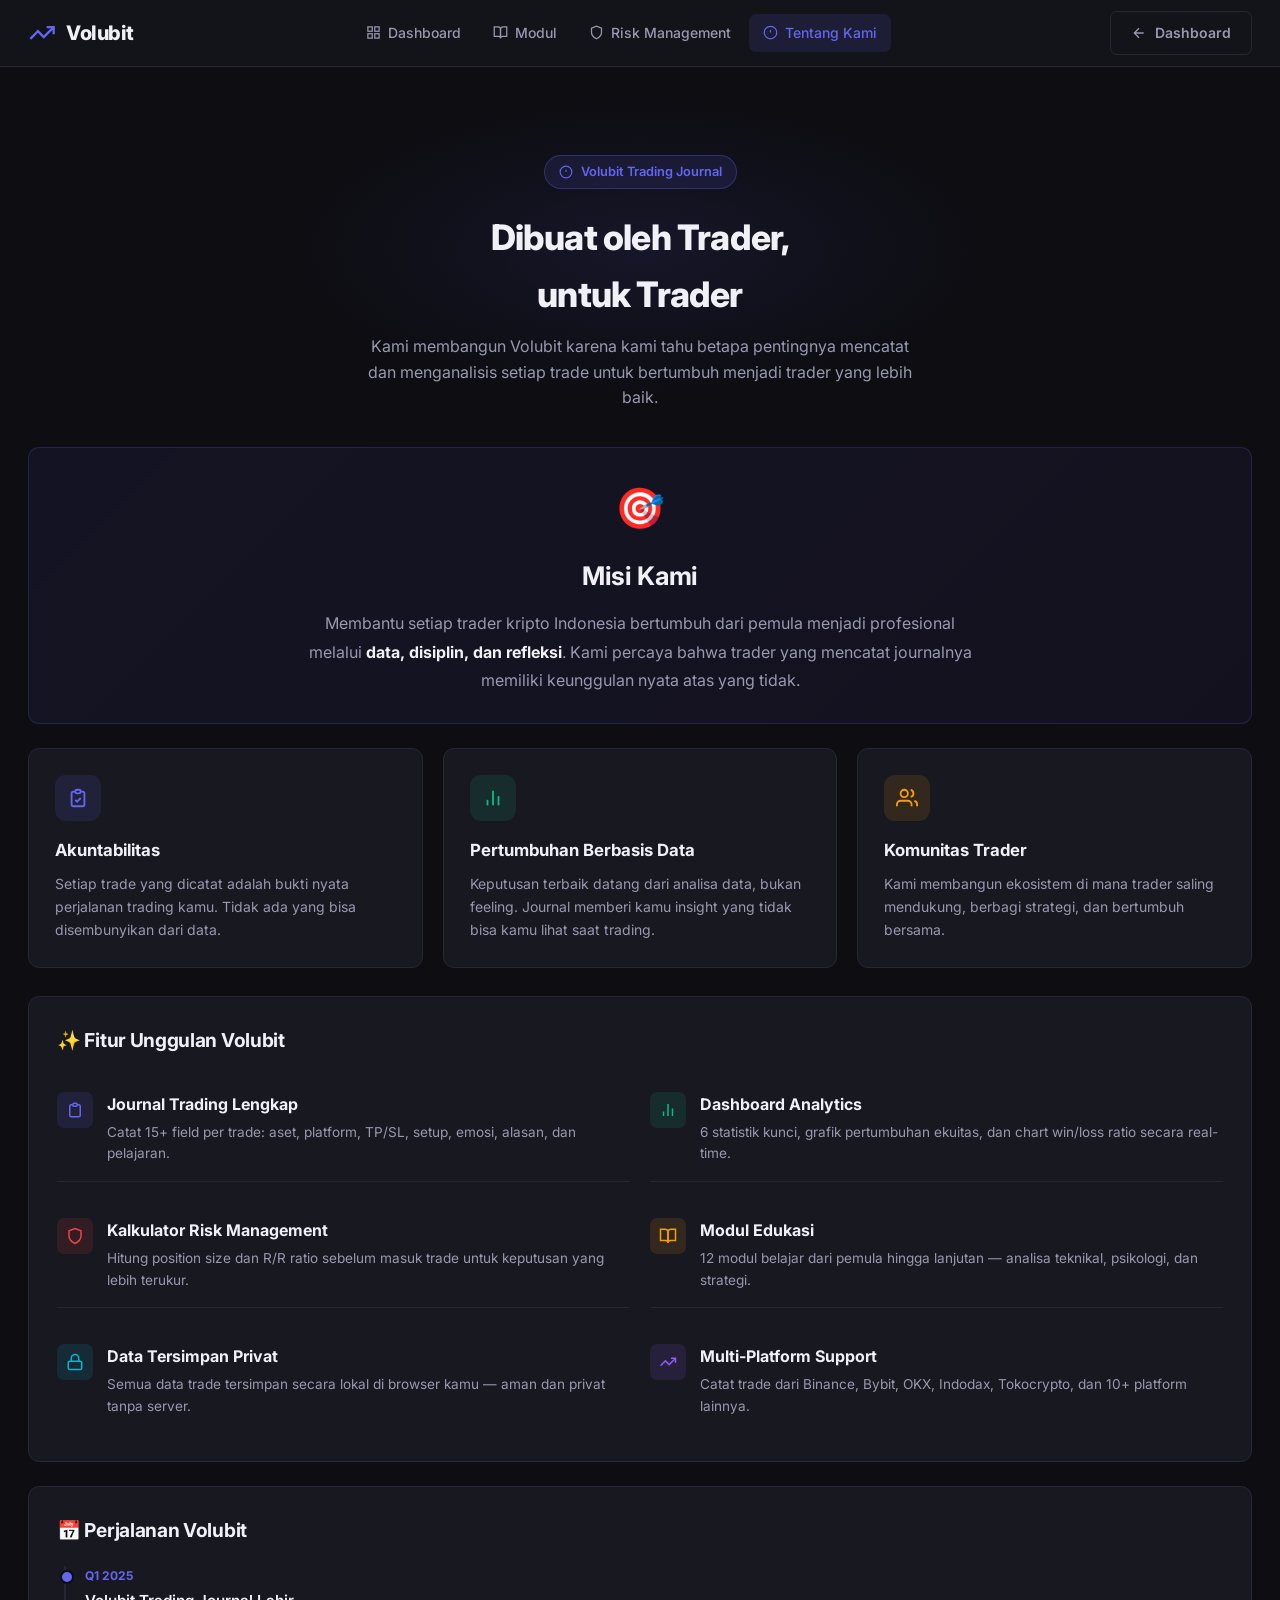
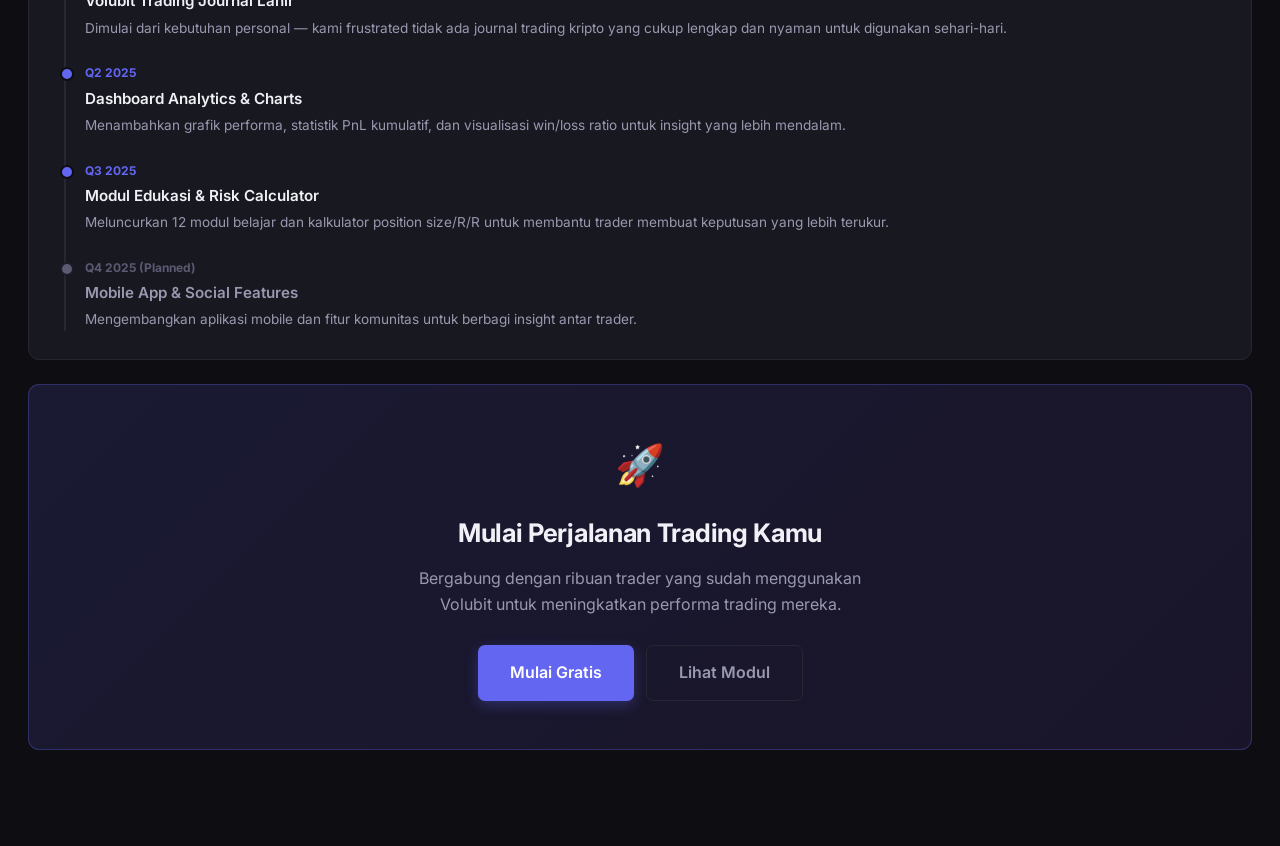
<file: about.html>
<!DOCTYPE html>
<html lang="id">

<head>
    <meta charset="UTF-8">
    <meta name="viewport" content="width=device-width, initial-scale=1.0">
    <title>Tentang Kami - Volubit Trading Journal</title>
    <meta name="description"
        content="Kenali Volubit Trading Journal — platform journal trading kripto yang membantu trader Indonesia bertumbuh.">
    <link rel="stylesheet" href="styles.css">
    <link rel="preconnect" href="https://fonts.googleapis.com">
    <link rel="preconnect" href="https://fonts.gstatic.com" crossorigin>
    <link href="https://fonts.googleapis.com/css2?family=Inter:wght@300;400;500;600;700;800&display=swap"
        rel="stylesheet">
</head>

<body>
    <header class="header">
        <div class="container header-content">
            <a href="index.html" class="logo">
                <svg class="logo-icon" viewBox="0 0 24 24" fill="none" stroke="currentColor" stroke-width="2">
                    <polyline points="22,7 13.5,15.5 8.5,10.5 2,17"></polyline>
                    <polyline points="16,7 22,7 22,13"></polyline>
                </svg>
                <span>Volubit</span>
            </a>
            <nav class="nav">
                <a href="index.html" class="nav-link"><svg viewBox="0 0 24 24" fill="none" stroke="currentColor"
                        stroke-width="2" width="15" height="15">
                        <rect x="3" y="3" width="7" height="7"></rect>
                        <rect x="14" y="3" width="7" height="7"></rect>
                        <rect x="14" y="14" width="7" height="7"></rect>
                        <rect x="3" y="14" width="7" height="7"></rect>
                    </svg>Dashboard</a>
                <a href="modules.html" class="nav-link"><svg viewBox="0 0 24 24" fill="none" stroke="currentColor"
                        stroke-width="2" width="15" height="15">
                        <path d="M2 3h6a4 4 0 014 4v14a3 3 0 00-3-3H2z"></path>
                        <path d="M22 3h-6a4 4 0 00-4 4v14a3 3 0 013-3h7z"></path>
                    </svg>Modul</a>
                <a href="risk-management.html" class="nav-link"><svg viewBox="0 0 24 24" fill="none"
                        stroke="currentColor" stroke-width="2" width="15" height="15">
                        <path d="M12 22s8-4 8-10V5l-8-3-8 3v7c0 6 8 10 8 10z"></path>
                    </svg>Risk Management</a>
                <a href="about.html" class="nav-link active"><svg viewBox="0 0 24 24" fill="none" stroke="currentColor"
                        stroke-width="2" width="15" height="15">
                        <circle cx="12" cy="12" r="10"></circle>
                        <line x1="12" y1="8" x2="12" y2="12"></line>
                        <line x1="12" y1="16" x2="12.01" y2="16"></line>
                    </svg>Tentang Kami</a>
            </nav>
            <div class="user-menu">
                <a href="index.html" class="btn btn-outline" style="flex-shrink:0;"><svg viewBox="0 0 24 24" fill="none"
                        stroke="currentColor" stroke-width="2" width="15" height="15">
                        <path d="M19 12H5M12 5l-7 7 7 7"></path>
                    </svg>Dashboard</a>
            </div>
        </div>
    </header>

    <main class="main">
        <div class="container">

            <!-- Hero -->
            <div class="page-hero">
                <div class="hero-badge">
                    <svg viewBox="0 0 24 24" fill="none" stroke="currentColor" stroke-width="2" width="14" height="14">
                        <circle cx="12" cy="12" r="10"></circle>
                        <line x1="12" y1="8" x2="12" y2="12"></line>
                        <line x1="12" y1="16" x2="12.01" y2="16"></line>
                    </svg>
                    Volubit Trading Journal
                </div>
                <h1>Dibuat oleh Trader,<br>untuk Trader</h1>
                <p>Kami membangun Volubit karena kami tahu betapa pentingnya mencatat dan menganalisis setiap trade
                    untuk bertumbuh menjadi trader yang lebih baik.</p>
            </div>

            <!-- Mission -->
            <div class="section-block"
                style="text-align:center;background:linear-gradient(135deg,rgba(99,102,241,0.08),rgba(139,92,246,0.06));border-color:rgba(99,102,241,0.2);">
                <div style="max-width:680px;margin:0 auto;">
                    <div style="font-size:2.5rem;margin-bottom:16px;">🎯</div>
                    <h2 style="font-size:1.6rem;margin-bottom:12px;">Misi Kami</h2>
                    <p style="font-size:1rem;color:var(--text-secondary);line-height:1.8;">Membantu setiap trader kripto
                        Indonesia bertumbuh dari pemula menjadi profesional melalui <strong
                            style="color:var(--text-primary);">data, disiplin, dan refleksi</strong>. Kami percaya bahwa
                        trader yang mencatat journalnya memiliki keunggulan nyata atas yang tidak.</p>
                </div>
            </div>

            <!-- Core Values -->
            <div class="cards-grid-3" style="margin-bottom:28px;">
                <div class="info-card">
                    <div class="info-card-icon" style="background:rgba(99,102,241,0.12);">
                        <svg viewBox="0 0 24 24" fill="none" stroke="var(--accent-primary)" stroke-width="2" width="22"
                            height="22">
                            <path
                                d="M9 5H7a2 2 0 00-2 2v12a2 2 0 002 2h10a2 2 0 002-2V7a2 2 0 00-2-2h-2M9 5a2 2 0 002 2h2a2 2 0 002-2M9 5a2 2 0 012-2h2a2 2 0 012 2m-6 9l2 2 4-4">
                            </path>
                        </svg>
                    </div>
                    <h3>Akuntabilitas</h3>
                    <p>Setiap trade yang dicatat adalah bukti nyata perjalanan trading kamu. Tidak ada yang bisa
                        disembunyikan dari data.</p>
                </div>
                <div class="info-card">
                    <div class="info-card-icon" style="background:rgba(16,185,129,0.12);">
                        <svg viewBox="0 0 24 24" fill="none" stroke="var(--accent-success)" stroke-width="2" width="22"
                            height="22">
                            <line x1="18" y1="20" x2="18" y2="10"></line>
                            <line x1="12" y1="20" x2="12" y2="4"></line>
                            <line x1="6" y1="20" x2="6" y2="14"></line>
                        </svg>
                    </div>
                    <h3>Pertumbuhan Berbasis Data</h3>
                    <p>Keputusan terbaik datang dari analisa data, bukan feeling. Journal memberi kamu insight yang
                        tidak bisa kamu lihat saat trading.</p>
                </div>
                <div class="info-card">
                    <div class="info-card-icon" style="background:rgba(245,158,11,0.12);">
                        <svg viewBox="0 0 24 24" fill="none" stroke="var(--accent-warning)" stroke-width="2" width="22"
                            height="22">
                            <path d="M17 21v-2a4 4 0 00-4-4H5a4 4 0 00-4 4v2"></path>
                            <circle cx="9" cy="7" r="4"></circle>
                            <path d="M23 21v-2a4 4 0 00-3-3.87M16 3.13a4 4 0 010 7.75"></path>
                        </svg>
                    </div>
                    <h3>Komunitas Trader</h3>
                    <p>Kami membangun ekosistem di mana trader saling mendukung, berbagi strategi, dan bertumbuh
                        bersama.</p>
                </div>
            </div>

            <!-- Features -->
            <div class="section-block">
                <h2>✨ Fitur Unggulan Volubit</h2>
                <div class="cards-grid-2" style="margin-top:20px;margin-bottom:0;">
                    <div
                        style="display:flex;align-items:flex-start;gap:14px;padding:16px 0;border-bottom:1px solid var(--border-color);">
                        <div
                            style="width:36px;height:36px;background:rgba(99,102,241,0.12);border-radius:var(--radius-sm);display:flex;align-items:center;justify-content:center;flex-shrink:0;">
                            <svg viewBox="0 0 24 24" fill="none" stroke="var(--accent-primary)" stroke-width="2"
                                width="18" height="18">
                                <path
                                    d="M9 5H7a2 2 0 00-2 2v12a2 2 0 002 2h10a2 2 0 002-2V7a2 2 0 00-2-2h-2M9 5a2 2 0 002 2h2a2 2 0 002-2M9 5a2 2 0 012-2h2a2 2 0 012 2">
                                </path>
                            </svg></div>
                        <div><strong>Journal Trading Lengkap</strong>
                            <p style="font-size:0.85rem;color:var(--text-secondary);margin-top:4px;">Catat 15+ field per
                                trade: aset, platform, TP/SL, setup, emosi, alasan, dan pelajaran.</p>
                        </div>
                    </div>
                    <div
                        style="display:flex;align-items:flex-start;gap:14px;padding:16px 0;border-bottom:1px solid var(--border-color);">
                        <div
                            style="width:36px;height:36px;background:rgba(16,185,129,0.12);border-radius:var(--radius-sm);display:flex;align-items:center;justify-content:center;flex-shrink:0;">
                            <svg viewBox="0 0 24 24" fill="none" stroke="var(--accent-success)" stroke-width="2"
                                width="18" height="18">
                                <line x1="18" y1="20" x2="18" y2="10"></line>
                                <line x1="12" y1="20" x2="12" y2="4"></line>
                                <line x1="6" y1="20" x2="6" y2="14"></line>
                            </svg></div>
                        <div><strong>Dashboard Analytics</strong>
                            <p style="font-size:0.85rem;color:var(--text-secondary);margin-top:4px;">6 statistik kunci,
                                grafik pertumbuhan ekuitas, dan chart win/loss ratio secara real-time.</p>
                        </div>
                    </div>
                    <div
                        style="display:flex;align-items:flex-start;gap:14px;padding:16px 0;border-bottom:1px solid var(--border-color);">
                        <div
                            style="width:36px;height:36px;background:rgba(239,68,68,0.12);border-radius:var(--radius-sm);display:flex;align-items:center;justify-content:center;flex-shrink:0;">
                            <svg viewBox="0 0 24 24" fill="none" stroke="var(--accent-danger)" stroke-width="2"
                                width="18" height="18">
                                <path d="M12 22s8-4 8-10V5l-8-3-8 3v7c0 6 8 10 8 10z"></path>
                            </svg></div>
                        <div><strong>Kalkulator Risk Management</strong>
                            <p style="font-size:0.85rem;color:var(--text-secondary);margin-top:4px;">Hitung position
                                size dan R/R ratio sebelum masuk trade untuk keputusan yang lebih terukur.</p>
                        </div>
                    </div>
                    <div
                        style="display:flex;align-items:flex-start;gap:14px;padding:16px 0;border-bottom:1px solid var(--border-color);">
                        <div
                            style="width:36px;height:36px;background:rgba(245,158,11,0.12);border-radius:var(--radius-sm);display:flex;align-items:center;justify-content:center;flex-shrink:0;">
                            <svg viewBox="0 0 24 24" fill="none" stroke="var(--accent-warning)" stroke-width="2"
                                width="18" height="18">
                                <path d="M2 3h6a4 4 0 014 4v14a3 3 0 00-3-3H2z"></path>
                                <path d="M22 3h-6a4 4 0 00-4 4v14a3 3 0 013-3h7z"></path>
                            </svg></div>
                        <div><strong>Modul Edukasi</strong>
                            <p style="font-size:0.85rem;color:var(--text-secondary);margin-top:4px;">12 modul belajar
                                dari pemula hingga lanjutan — analisa teknikal, psikologi, dan strategi.</p>
                        </div>
                    </div>
                    <div style="display:flex;align-items:flex-start;gap:14px;padding:16px 0;">
                        <div
                            style="width:36px;height:36px;background:rgba(6,182,212,0.12);border-radius:var(--radius-sm);display:flex;align-items:center;justify-content:center;flex-shrink:0;">
                            <svg viewBox="0 0 24 24" fill="none" stroke="var(--accent-info)" stroke-width="2" width="18"
                                height="18">
                                <rect x="3" y="11" width="18" height="11" rx="2" ry="2"></rect>
                                <path d="M7 11V7a5 5 0 0110 0v4"></path>
                            </svg></div>
                        <div><strong>Data Tersimpan Privat</strong>
                            <p style="font-size:0.85rem;color:var(--text-secondary);margin-top:4px;">Semua data trade
                                tersimpan secara lokal di browser kamu — aman dan privat tanpa server.</p>
                        </div>
                    </div>
                    <div style="display:flex;align-items:flex-start;gap:14px;padding:16px 0;">
                        <div
                            style="width:36px;height:36px;background:rgba(139,92,246,0.12);border-radius:var(--radius-sm);display:flex;align-items:center;justify-content:center;flex-shrink:0;">
                            <svg viewBox="0 0 24 24" fill="none" stroke="var(--accent-secondary)" stroke-width="2"
                                width="18" height="18">
                                <polyline points="22,7 13.5,15.5 8.5,10.5 2,17"></polyline>
                                <polyline points="16,7 22,7 22,13"></polyline>
                            </svg></div>
                        <div><strong>Multi-Platform Support</strong>
                            <p style="font-size:0.85rem;color:var(--text-secondary);margin-top:4px;">Catat trade dari
                                Binance, Bybit, OKX, Indodax, Tokocrypto, dan 10+ platform lainnya.</p>
                        </div>
                    </div>
                </div>
            </div>

            <!-- Timeline -->
            <div class="section-block">
                <h2>📅 Perjalanan Volubit</h2>
                <div class="timeline" style="margin-top:20px;">
                    <div class="timeline-item">
                        <div class="timeline-dot"></div>
                        <div class="timeline-date">Q1 2025</div>
                        <div class="timeline-title">Volubit Trading Journal Lahir</div>
                        <div class="timeline-desc">Dimulai dari kebutuhan personal — kami frustrated tidak ada journal
                            trading kripto yang cukup lengkap dan nyaman untuk digunakan sehari-hari.</div>
                    </div>
                    <div class="timeline-item">
                        <div class="timeline-dot"></div>
                        <div class="timeline-date">Q2 2025</div>
                        <div class="timeline-title">Dashboard Analytics & Charts</div>
                        <div class="timeline-desc">Menambahkan grafik performa, statistik PnL kumulatif, dan visualisasi
                            win/loss ratio untuk insight yang lebih mendalam.</div>
                    </div>
                    <div class="timeline-item">
                        <div class="timeline-dot"></div>
                        <div class="timeline-date">Q3 2025</div>
                        <div class="timeline-title">Modul Edukasi & Risk Calculator</div>
                        <div class="timeline-desc">Meluncurkan 12 modul belajar dan kalkulator position size/R/R untuk
                            membantu trader membuat keputusan yang lebih terukur.</div>
                    </div>
                    <div class="timeline-item">
                        <div class="timeline-dot" style="background:var(--text-muted);border-color:var(--bg-tertiary);">
                        </div>
                        <div class="timeline-date" style="color:var(--text-muted);">Q4 2025 (Planned)</div>
                        <div class="timeline-title" style="color:var(--text-secondary);">Mobile App & Social Features
                        </div>
                        <div class="timeline-desc">Mengembangkan aplikasi mobile dan fitur komunitas untuk berbagi
                            insight antar trader.</div>
                    </div>
                </div>
            </div>

            <!-- CTA -->
            <div class="section-block"
                style="background:linear-gradient(135deg,rgba(99,102,241,0.15),rgba(139,92,246,0.1));border-color:rgba(99,102,241,0.3);text-align:center;padding:48px;">
                <div style="font-size:2.5rem;margin-bottom:16px;">🚀</div>
                <h2 style="font-size:1.6rem;margin-bottom:12px;">Mulai Perjalanan Trading Kamu</h2>
                <p
                    style="color:var(--text-secondary);margin-bottom:28px;max-width:480px;margin-left:auto;margin-right:auto;">
                    Bergabung dengan ribuan trader yang sudah menggunakan Volubit untuk meningkatkan performa trading
                    mereka.</p>
                <div style="display:flex;gap:12px;justify-content:center;flex-wrap:wrap;">
                    <a href="login.html" class="btn btn-primary" style="font-size:1rem;padding:14px 32px;">Mulai
                        Gratis</a>
                    <a href="modules.html" class="btn btn-outline" style="font-size:1rem;padding:14px 32px;">Lihat
                        Modul</a>
                </div>
            </div>

        </div>
    </main>
</body>

</html>
</file>
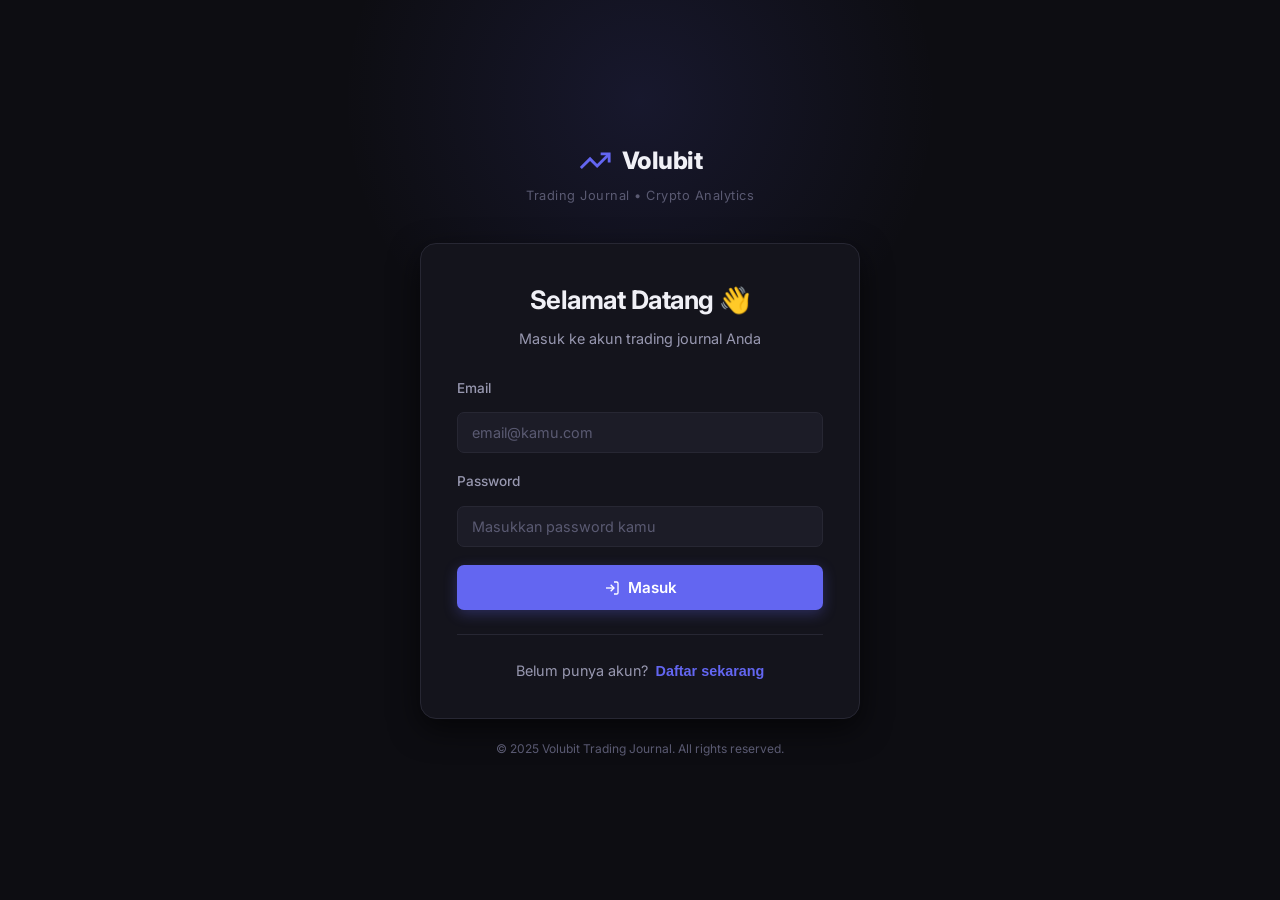
<file: login.html>
<!DOCTYPE html>
<html lang="id">

<head>
    <meta charset="UTF-8">
    <meta name="viewport" content="width=device-width, initial-scale=1.0">
    <title>Login - Volubit Trading Journal</title>
    <meta name="description"
        content="Masuk ke akun Volubit Trading Journal Anda dan mulai lacak performa trading kripto Anda.">
    <link rel="stylesheet" href="styles.css">
    <link rel="preconnect" href="https://fonts.googleapis.com">
    <link rel="preconnect" href="https://fonts.gstatic.com" crossorigin>
    <link href="https://fonts.googleapis.com/css2?family=Inter:wght@300;400;500;600;700;800&display=swap"
        rel="stylesheet">
    <style>
        .auth-page {
            min-height: 100vh;
            display: flex;
            align-items: center;
            justify-content: center;
            padding: 20px;
            background: var(--bg-primary);
            position: relative;
            overflow: hidden;
        }

        .auth-page::before {
            content: '';
            position: absolute;
            top: -200px;
            left: 50%;
            transform: translateX(-50%);
            width: 600px;
            height: 600px;
            background: radial-gradient(circle, rgba(99, 102, 241, 0.12) 0%, transparent 70%);
            pointer-events: none;
        }

        .auth-page-container {
            width: 100%;
            max-width: 440px;
            position: relative;
            z-index: 1;
        }

        .auth-page-logo {
            text-align: center;
            margin-bottom: 36px;
        }

        .auth-page-logo .logo {
            justify-content: center;
            font-size: 1.5rem;
            font-weight: 800;
            display: flex;
            align-items: center;
            gap: 10px;
            color: var(--text-primary);
            letter-spacing: -0.5px;
        }

        .auth-page-logo .logo-icon {
            width: 34px;
            height: 34px;
            color: var(--accent-primary);
        }

        .auth-page-logo .logo-tagline {
            display: block;
            font-size: 0.8rem;
            color: var(--text-muted);
            font-weight: 400;
            margin-top: 6px;
            letter-spacing: 0.5px;
        }

        .auth-page-card {
            background: var(--bg-secondary);
            border: 1px solid var(--border-color);
            border-radius: var(--radius-lg);
            padding: 36px;
            box-shadow: var(--shadow-lg);
        }

        .auth-page-card h2 {
            font-size: 1.6rem;
            font-weight: 700;
            margin-bottom: 6px;
            text-align: center;
            letter-spacing: -0.5px;
        }

        .auth-subtitle {
            color: var(--text-secondary);
            font-size: 0.9rem;
            margin-bottom: 28px;
            text-align: center;
        }

        .form-group {
            margin-bottom: 18px;
        }

        .form-group label {
            display: block;
            font-size: 0.85rem;
            font-weight: 500;
            color: var(--text-secondary);
            margin-bottom: 7px;
        }

        .form-group input {
            width: 100%;
            padding: 11px 14px;
            background: var(--bg-tertiary);
            border: 1px solid var(--border-color);
            border-radius: var(--radius-sm);
            color: var(--text-primary);
            font-size: 0.9rem;
            font-family: inherit;
            transition: border-color 0.2s ease, box-shadow 0.2s ease;
        }

        .form-group input:focus {
            outline: none;
            border-color: var(--accent-primary);
            box-shadow: 0 0 0 3px rgba(99, 102, 241, 0.15);
        }

        .form-group input::placeholder {
            color: var(--text-muted);
        }

        .btn-full {
            width: 100%;
            justify-content: center;
            padding: 13px;
            margin-top: 6px;
            display: flex;
            align-items: center;
            gap: 8px;
            font-size: 0.95rem;
            font-weight: 600;
        }

        .auth-switch {
            text-align: center;
            margin-top: 24px;
            padding-top: 24px;
            border-top: 1px solid var(--border-color);
        }

        .auth-switch p {
            color: var(--text-secondary);
            font-size: 0.9rem;
        }

        .link-btn {
            background: none;
            border: none;
            color: var(--accent-primary);
            font-size: 0.9rem;
            font-weight: 600;
            cursor: pointer;
            padding: 0;
            margin-left: 4px;
            transition: color 0.15s ease;
        }

        .link-btn:hover {
            color: var(--accent-hover);
            text-decoration: underline;
        }

        .form-error {
            color: var(--accent-danger);
            font-size: 0.82rem;
            margin-top: 10px;
            display: none;
            padding: 10px 14px;
            background: rgba(239, 68, 68, 0.1);
            border: 1px solid rgba(239, 68, 68, 0.2);
            border-radius: var(--radius-sm);
        }

        .form-error.active {
            display: block;
        }

        .form-success {
            color: var(--accent-success);
            font-size: 0.82rem;
            margin-top: 10px;
            display: none;
            padding: 10px 14px;
            background: rgba(16, 185, 129, 0.1);
            border: 1px solid rgba(16, 185, 129, 0.2);
            border-radius: var(--radius-sm);
        }

        .form-success.active {
            display: block;
        }

        .auth-page-footer {
            text-align: center;
            margin-top: 20px;
            color: var(--text-muted);
            font-size: 0.75rem;
        }
    </style>
</head>

<body>
    <div class="auth-page">
        <div class="auth-page-container">
            <div class="auth-page-logo">
                <div class="logo">
                    <svg class="logo-icon" viewBox="0 0 24 24" fill="none" stroke="currentColor" stroke-width="2">
                        <polyline points="22,7 13.5,15.5 8.5,10.5 2,17"></polyline>
                        <polyline points="16,7 22,7 22,13"></polyline>
                    </svg>
                    <span>Volubit</span>
                </div>
                <span class="logo-tagline">Trading Journal &bull; Crypto Analytics</span>
            </div>

            <div class="auth-page-card">
                <!-- Login Form -->
                <div id="loginForm">
                    <h2>Selamat Datang 👋</h2>
                    <p class="auth-subtitle">Masuk ke akun trading journal Anda</p>
                    <form id="loginFormSubmit">
                        <div class="form-group">
                            <label for="loginEmail">Email</label>
                            <input type="email" id="loginEmail" placeholder="email@kamu.com" required
                                autocomplete="email">
                        </div>
                        <div class="form-group">
                            <label for="loginPassword">Password</label>
                            <input type="password" id="loginPassword" placeholder="Masukkan password kamu" required
                                autocomplete="current-password">
                        </div>
                        <div class="form-error" id="loginError"></div>
                        <button type="submit" class="btn btn-primary btn-full" id="loginBtn">
                            <svg viewBox="0 0 24 24" fill="none" stroke="currentColor" stroke-width="2" width="18"
                                height="18">
                                <path d="M15 3h4a2 2 0 012 2v14a2 2 0 01-2 2h-4"></path>
                                <polyline points="10,17 15,12 10,7"></polyline>
                                <line x1="15" y1="12" x2="3" y2="12"></line>
                            </svg>
                            Masuk
                        </button>
                    </form>
                    <div class="auth-switch">
                        <p>Belum punya akun? <button type="button" class="link-btn" id="showRegister">Daftar
                                sekarang</button></p>
                    </div>
                </div>

                <!-- Register Form -->
                <div id="registerForm" style="display: none;">
                    <h2>Buat Akun Baru</h2>
                    <p class="auth-subtitle">Mulai lacak trade kripto kamu hari ini</p>
                    <form id="registerFormSubmit">
                        <div class="form-group">
                            <label for="registerUsername">Username</label>
                            <input type="text" id="registerUsername" placeholder="Masukkan username kamu" required
                                autocomplete="username">
                        </div>
                        <div class="form-group">
                            <label for="registerEmail">Email</label>
                            <input type="email" id="registerEmail" placeholder="email@kamu.com" required
                                autocomplete="email">
                        </div>
                        <div class="form-group">
                            <label for="registerPassword">Password</label>
                            <input type="password" id="registerPassword" placeholder="Min. 6 karakter" required
                                minlength="6" autocomplete="new-password">
                        </div>
                        <div class="form-group">
                            <label for="registerConfirmPassword">Konfirmasi Password</label>
                            <input type="password" id="registerConfirmPassword" placeholder="Ulangi password kamu"
                                required autocomplete="new-password">
                        </div>
                        <div class="form-error" id="registerError"></div>
                        <div class="form-success" id="registerSuccess"></div>
                        <button type="submit" class="btn btn-primary btn-full" id="registerBtn">
                            <svg viewBox="0 0 24 24" fill="none" stroke="currentColor" stroke-width="2" width="18"
                                height="18">
                                <path d="M20 21v-2a4 4 0 00-4-4H8a4 4 0 00-4 4v2"></path>
                                <circle cx="12" cy="7" r="4"></circle>
                            </svg>
                            Buat Akun
                        </button>
                    </form>
                    <div class="auth-switch">
                        <p>Sudah punya akun? <button type="button" class="link-btn" id="showLogin">Masuk
                                sekarang</button></p>
                    </div>
                </div>
            </div>

            <p class="auth-page-footer">&copy; 2025 Volubit Trading Journal. All rights reserved.</p>
        </div>
    </div>

    <script>
        // Check if already logged in
        var user = localStorage.getItem('tradingJournalUser');
        if (user) {
            window.location.href = 'index.html';
        }

        var showRegisterBtn = document.getElementById('showRegister');
        var showLoginBtn = document.getElementById('showLogin');
        var loginFormSubmit = document.getElementById('loginFormSubmit');
        var registerFormSubmit = document.getElementById('registerFormSubmit');

        showRegisterBtn.addEventListener('click', function () {
            document.getElementById('loginForm').style.display = 'none';
            document.getElementById('registerForm').style.display = 'block';
            clearAuthErrors();
        });

        showLoginBtn.addEventListener('click', function () {
            document.getElementById('registerForm').style.display = 'none';
            document.getElementById('loginForm').style.display = 'block';
            clearAuthErrors();
        });

        function clearAuthErrors() {
            ['loginError', 'registerError', 'registerSuccess'].forEach(function (id) {
                var el = document.getElementById(id);
                if (el) { el.textContent = ''; el.classList.remove('active'); }
            });
        }

        function showError(elementId, message) {
            var errorEl = document.getElementById(elementId);
            errorEl.textContent = message;
            errorEl.classList.add('active');
        }

        function showSuccess(elementId, message) {
            var el = document.getElementById(elementId);
            el.textContent = message;
            el.classList.add('active');
        }

        // Handle login
        loginFormSubmit.addEventListener('submit', function (e) {
            e.preventDefault();
            clearAuthErrors();

            var email = document.getElementById('loginEmail').value.trim().toLowerCase();
            var password = document.getElementById('loginPassword').value;
            var btn = document.getElementById('loginBtn');

            btn.disabled = true;
            btn.textContent = 'Memproses...';

            setTimeout(function () {
                var users = JSON.parse(localStorage.getItem('tradingJournalUsers') || '[]');
                var user = users.find(function (u) { return u.email === email && u.password === password; });

                if (!user) {
                    showError('loginError', 'Email atau password salah. Silakan coba lagi.');
                    btn.disabled = false;
                    btn.innerHTML = '<svg viewBox="0 0 24 24" fill="none" stroke="currentColor" stroke-width="2" width="18" height="18"><path d="M15 3h4a2 2 0 012 2v14a2 2 0 01-2 2h-4"></path><polyline points="10,17 15,12 10,7"></polyline><line x1="15" y1="12" x2="3" y2="12"></line></svg> Masuk';
                    return;
                }

                var currentUser = { id: user.id, username: user.username, email: user.email };
                localStorage.setItem('tradingJournalUser', JSON.stringify(currentUser));
                window.location.href = 'index.html';
            }, 500);
        });

        // Handle register
        registerFormSubmit.addEventListener('submit', function (e) {
            e.preventDefault();
            clearAuthErrors();

            var username = document.getElementById('registerUsername').value.trim();
            var email = document.getElementById('registerEmail').value.trim().toLowerCase();
            var password = document.getElementById('registerPassword').value;
            var confirmPassword = document.getElementById('registerConfirmPassword').value;
            var btn = document.getElementById('registerBtn');

            if (username.length < 2) {
                showError('registerError', 'Username minimal 2 karakter.');
                return;
            }
            if (password.length < 6) {
                showError('registerError', 'Password minimal 6 karakter.');
                return;
            }
            if (password !== confirmPassword) {
                showError('registerError', 'Password konfirmasi tidak cocok.');
                return;
            }

            var users = JSON.parse(localStorage.getItem('tradingJournalUsers') || '[]');
            if (users.some(function (u) { return u.email === email; })) {
                showError('registerError', 'Email sudah terdaftar. Gunakan email lain.');
                return;
            }

            btn.disabled = true;
            btn.textContent = 'Membuat akun...';

            setTimeout(function () {
                var newUser = {
                    id: 'user_' + Date.now() + '_' + Math.random().toString(36).substr(2, 9),
                    username: username,
                    email: email,
                    password: password,
                    createdAt: new Date().toISOString()
                };

                users.push(newUser);
                localStorage.setItem('tradingJournalUsers', JSON.stringify(users));

                var currentUser = { id: newUser.id, username: newUser.username, email: newUser.email };
                localStorage.setItem('tradingJournalUser', JSON.stringify(currentUser));
                window.location.href = 'index.html';
            }, 600);
        });
    </script>
</body>

</html>
</file>
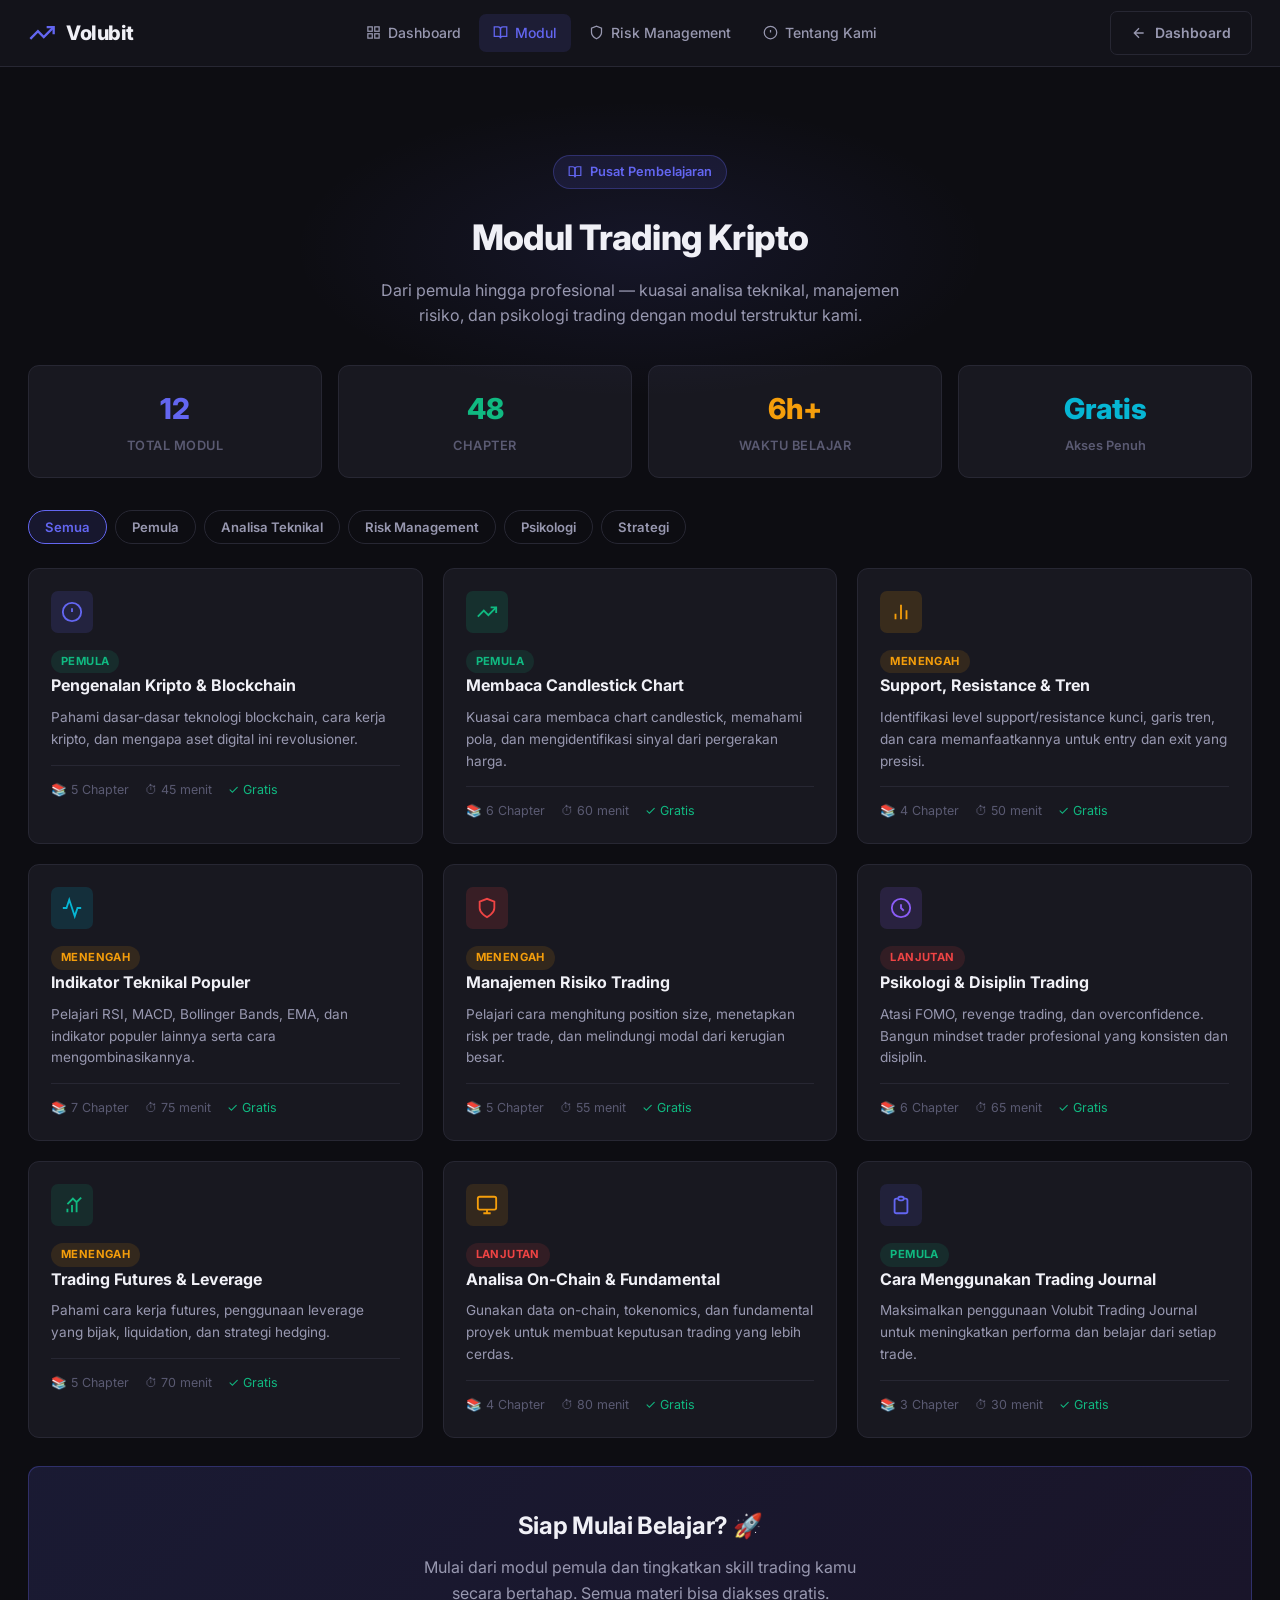
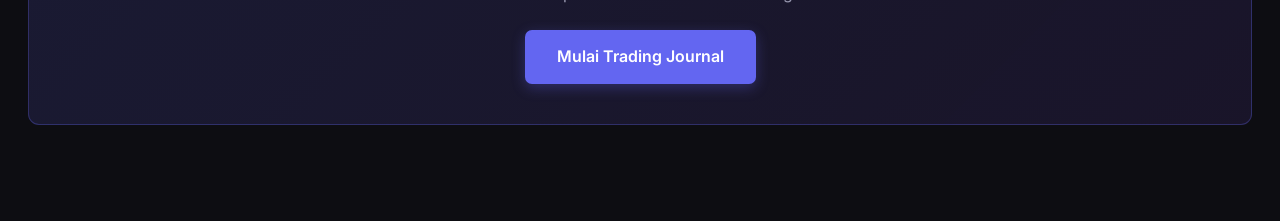
<file: modules.html>
<!DOCTYPE html>
<html lang="id">

<head>
    <meta charset="UTF-8">
    <meta name="viewport" content="width=device-width, initial-scale=1.0">
    <title>Modul Belajar - Volubit Trading Journal</title>
    <meta name="description"
        content="Pelajari dasar-dasar trading kripto, analisa teknikal, dan psikologi trading di Volubit.">
    <link rel="stylesheet" href="styles.css">
    <link rel="preconnect" href="https://fonts.googleapis.com">
    <link rel="preconnect" href="https://fonts.gstatic.com" crossorigin>
    <link href="https://fonts.googleapis.com/css2?family=Inter:wght@300;400;500;600;700;800&display=swap"
        rel="stylesheet">
    <style>
        .module-detail {
            display: none;
        }

        .module-detail.active {
            display: block;
        }

        .chapter-list {
            display: flex;
            flex-direction: column;
            gap: 4px;
        }

        .chapter-item {
            display: flex;
            align-items: center;
            gap: 12px;
            padding: 12px 16px;
            background: var(--bg-tertiary);
            border: 1px solid var(--border-color);
            border-radius: var(--radius-sm);
            cursor: pointer;
            transition: all var(--transition);
        }

        .chapter-item:hover {
            border-color: var(--accent-primary);
        }

        .chapter-num {
            width: 28px;
            height: 28px;
            border-radius: 50%;
            background: rgba(99, 102, 241, 0.15);
            color: var(--accent-primary);
            display: flex;
            align-items: center;
            justify-content: center;
            font-size: 0.75rem;
            font-weight: 700;
            flex-shrink: 0;
        }

        .chapter-title {
            flex: 1;
            font-size: 0.9rem;
            font-weight: 500;
        }

        .chapter-dur {
            font-size: 0.75rem;
            color: var(--text-muted);
        }

        .search-bar {
            position: relative;
            margin-bottom: 24px;
        }

        .search-bar input {
            width: 100%;
            padding: 12px 16px 12px 44px;
            background: var(--bg-card);
            border: 1px solid var(--border-color);
            border-radius: var(--radius-md);
            color: var(--text-primary);
            font-size: 0.9rem;
            font-family: inherit;
        }

        .search-bar input:focus {
            outline: none;
            border-color: var(--accent-primary);
        }

        .search-bar svg {
            position: absolute;
            left: 14px;
            top: 50%;
            transform: translateY(-50%);
            color: var(--text-muted);
        }

        .cat-tabs {
            display: flex;
            gap: 8px;
            margin-bottom: 24px;
            flex-wrap: wrap;
        }

        .cat-tab {
            padding: 8px 16px;
            border-radius: 99px;
            font-size: 0.82rem;
            font-weight: 600;
            cursor: pointer;
            border: 1px solid var(--border-color);
            background: transparent;
            color: var(--text-secondary);
            transition: all var(--transition);
            font-family: inherit;
        }

        .cat-tab.active,
        .cat-tab:hover {
            background: rgba(99, 102, 241, 0.12);
            border-color: var(--accent-primary);
            color: var(--accent-primary);
        }
    </style>
</head>

<body>
    <header class="header">
        <div class="container header-content">
            <a href="index.html" class="logo">
                <svg class="logo-icon" viewBox="0 0 24 24" fill="none" stroke="currentColor" stroke-width="2">
                    <polyline points="22,7 13.5,15.5 8.5,10.5 2,17"></polyline>
                    <polyline points="16,7 22,7 22,13"></polyline>
                </svg>
                <span>Volubit</span>
            </a>
            <nav class="nav">
                <a href="index.html" class="nav-link">
                    <svg viewBox="0 0 24 24" fill="none" stroke="currentColor" stroke-width="2" width="15" height="15">
                        <rect x="3" y="3" width="7" height="7"></rect>
                        <rect x="14" y="3" width="7" height="7"></rect>
                        <rect x="14" y="14" width="7" height="7"></rect>
                        <rect x="3" y="14" width="7" height="7"></rect>
                    </svg>
                    Dashboard
                </a>
                <a href="modules.html" class="nav-link active">
                    <svg viewBox="0 0 24 24" fill="none" stroke="currentColor" stroke-width="2" width="15" height="15">
                        <path d="M2 3h6a4 4 0 014 4v14a3 3 0 00-3-3H2z"></path>
                        <path d="M22 3h-6a4 4 0 00-4 4v14a3 3 0 013-3h7z"></path>
                    </svg>
                    Modul
                </a>
                <a href="risk-management.html" class="nav-link">
                    <svg viewBox="0 0 24 24" fill="none" stroke="currentColor" stroke-width="2" width="15" height="15">
                        <path d="M12 22s8-4 8-10V5l-8-3-8 3v7c0 6 8 10 8 10z"></path>
                    </svg>
                    Risk Management
                </a>
                <a href="about.html" class="nav-link">
                    <svg viewBox="0 0 24 24" fill="none" stroke="currentColor" stroke-width="2" width="15" height="15">
                        <circle cx="12" cy="12" r="10"></circle>
                        <line x1="12" y1="8" x2="12" y2="12"></line>
                        <line x1="12" y1="16" x2="12.01" y2="16"></line>
                    </svg>
                    Tentang Kami
                </a>
            </nav>
            <div class="user-menu">
                <a href="index.html" class="btn btn-outline" style="flex-shrink:0;">
                    <svg viewBox="0 0 24 24" fill="none" stroke="currentColor" stroke-width="2" width="15" height="15">
                        <path d="M19 12H5M12 5l-7 7 7 7"></path>
                    </svg>
                    Dashboard
                </a>
            </div>
        </div>
    </header>

    <main class="main">
        <div class="container">
            <div class="page-hero">
                <div class="hero-badge">
                    <svg viewBox="0 0 24 24" fill="none" stroke="currentColor" stroke-width="2" width="14" height="14">
                        <path d="M2 3h6a4 4 0 014 4v14a3 3 0 00-3-3H2z"></path>
                        <path d="M22 3h-6a4 4 0 00-4 4v14a3 3 0 013-3h7z"></path>
                    </svg>
                    Pusat Pembelajaran
                </div>
                <h1>Modul Trading Kripto</h1>
                <p>Dari pemula hingga profesional — kuasai analisa teknikal, manajemen risiko, dan psikologi trading
                    dengan modul terstruktur kami.</p>
            </div>

            <!-- Stats bar -->
            <div style="display:grid;grid-template-columns:repeat(4,1fr);gap:16px;margin-bottom:32px;">
                <div class="info-card" style="padding:20px;text-align:center;">
                    <div style="font-size:1.8rem;font-weight:800;color:var(--accent-primary);margin-bottom:4px;">12
                    </div>
                    <div
                        style="font-size:0.8rem;color:var(--text-muted);font-weight:600;text-transform:uppercase;letter-spacing:0.5px;">
                        Total Modul</div>
                </div>
                <div class="info-card" style="padding:20px;text-align:center;">
                    <div style="font-size:1.8rem;font-weight:800;color:var(--accent-success);margin-bottom:4px;">48
                    </div>
                    <div
                        style="font-size:0.8rem;color:var(--text-muted);font-weight:600;text-transform:uppercase;letter-spacing:0.5px;">
                        Chapter</div>
                </div>
                <div class="info-card" style="padding:20px;text-align:center;">
                    <div style="font-size:1.8rem;font-weight:800;color:var(--accent-warning);margin-bottom:4px;">6h+
                    </div>
                    <div
                        style="font-size:0.8rem;color:var(--text-muted);font-weight:600;text-transform:uppercase;letter-spacing:0.5px;">
                        Waktu Belajar</div>
                </div>
                <div class="info-card" style="padding:20px;text-align:center;">
                    <div style="font-size:1.8rem;font-weight:800;color:var(--accent-info);margin-bottom:4px;">Gratis
                    </div>
                    <div style="font-size:0.8rem;color:var(--text-muted);font-weight:600;text-spacing:0.5px;">Akses
                        Penuh</div>
                </div>
            </div>

            <!-- Category Tabs -->
            <div class="cat-tabs">
                <button class="cat-tab active">Semua</button>
                <button class="cat-tab">Pemula</button>
                <button class="cat-tab">Analisa Teknikal</button>
                <button class="cat-tab">Risk Management</button>
                <button class="cat-tab">Psikologi</button>
                <button class="cat-tab">Strategi</button>
            </div>

            <!-- Modules Grid -->
            <div class="cards-grid-3">

                <!-- Module 1 -->
                <div class="module-card">
                    <div class="module-card-header">
                        <div class="module-card-icon" style="background:rgba(99,102,241,0.15);">
                            <svg viewBox="0 0 24 24" fill="none" stroke="var(--accent-primary)" stroke-width="2"
                                width="22" height="22">
                                <circle cx="12" cy="12" r="10"></circle>
                                <line x1="12" y1="8" x2="12" y2="12"></line>
                                <line x1="12" y1="16" x2="12.01" y2="16"></line>
                            </svg>
                        </div>
                        <span class="module-level level-beginner">Pemula</span>
                    </div>
                    <div class="module-card-body">
                        <h3>Pengenalan Kripto & Blockchain</h3>
                        <p>Pahami dasar-dasar teknologi blockchain, cara kerja kripto, dan mengapa aset digital ini
                            revolusioner.</p>
                        <div class="module-meta">
                            <span>📚 5 Chapter</span>
                            <span>⏱ 45 menit</span>
                            <span style="color:var(--accent-success);">✓ Gratis</span>
                        </div>
                    </div>
                </div>

                <!-- Module 2 -->
                <div class="module-card">
                    <div class="module-card-header">
                        <div class="module-card-icon" style="background:rgba(16,185,129,0.15);">
                            <svg viewBox="0 0 24 24" fill="none" stroke="var(--accent-success)" stroke-width="2"
                                width="22" height="22">
                                <polyline points="22,7 13.5,15.5 8.5,10.5 2,17"></polyline>
                                <polyline points="16,7 22,7 22,13"></polyline>
                            </svg>
                        </div>
                        <span class="module-level level-beginner">Pemula</span>
                    </div>
                    <div class="module-card-body">
                        <h3>Membaca Candlestick Chart</h3>
                        <p>Kuasai cara membaca chart candlestick, memahami pola, dan mengidentifikasi sinyal dari
                            pergerakan harga.</p>
                        <div class="module-meta">
                            <span>📚 6 Chapter</span>
                            <span>⏱ 60 menit</span>
                            <span style="color:var(--accent-success);">✓ Gratis</span>
                        </div>
                    </div>
                </div>

                <!-- Module 3 -->
                <div class="module-card">
                    <div class="module-card-header">
                        <div class="module-card-icon" style="background:rgba(245,158,11,0.15);">
                            <svg viewBox="0 0 24 24" fill="none" stroke="var(--accent-warning)" stroke-width="2"
                                width="22" height="22">
                                <line x1="18" y1="20" x2="18" y2="10"></line>
                                <line x1="12" y1="20" x2="12" y2="4"></line>
                                <line x1="6" y1="20" x2="6" y2="14"></line>
                            </svg>
                        </div>
                        <span class="module-level level-intermediate">Menengah</span>
                    </div>
                    <div class="module-card-body">
                        <h3>Support, Resistance & Tren</h3>
                        <p>Identifikasi level support/resistance kunci, garis tren, dan cara memanfaatkannya untuk entry
                            dan exit yang presisi.</p>
                        <div class="module-meta">
                            <span>📚 4 Chapter</span>
                            <span>⏱ 50 menit</span>
                            <span style="color:var(--accent-success);">✓ Gratis</span>
                        </div>
                    </div>
                </div>

                <!-- Module 4 -->
                <div class="module-card">
                    <div class="module-card-header">
                        <div class="module-card-icon" style="background:rgba(6,182,212,0.15);">
                            <svg viewBox="0 0 24 24" fill="none" stroke="var(--accent-info)" stroke-width="2" width="22"
                                height="22">
                                <polyline points="22,12 18,12 15,21 9,3 6,12 2,12"></polyline>
                            </svg>
                        </div>
                        <span class="module-level level-intermediate">Menengah</span>
                    </div>
                    <div class="module-card-body">
                        <h3>Indikator Teknikal Populer</h3>
                        <p>Pelajari RSI, MACD, Bollinger Bands, EMA, dan indikator populer lainnya serta cara
                            mengombinasikannya.</p>
                        <div class="module-meta">
                            <span>📚 7 Chapter</span>
                            <span>⏱ 75 menit</span>
                            <span style="color:var(--accent-success);">✓ Gratis</span>
                        </div>
                    </div>
                </div>

                <!-- Module 5 -->
                <div class="module-card">
                    <div class="module-card-header">
                        <div class="module-card-icon" style="background:rgba(239,68,68,0.15);">
                            <svg viewBox="0 0 24 24" fill="none" stroke="var(--accent-danger)" stroke-width="2"
                                width="22" height="22">
                                <path d="M12 22s8-4 8-10V5l-8-3-8 3v7c0 6 8 10 8 10z"></path>
                            </svg>
                        </div>
                        <span class="module-level level-intermediate">Menengah</span>
                    </div>
                    <div class="module-card-body">
                        <h3>Manajemen Risiko Trading</h3>
                        <p>Pelajari cara menghitung position size, menetapkan risk per trade, dan melindungi modal dari
                            kerugian besar.</p>
                        <div class="module-meta">
                            <span>📚 5 Chapter</span>
                            <span>⏱ 55 menit</span>
                            <span style="color:var(--accent-success);">✓ Gratis</span>
                        </div>
                    </div>
                </div>

                <!-- Module 6 -->
                <div class="module-card">
                    <div class="module-card-header">
                        <div class="module-card-icon" style="background:rgba(139,92,246,0.15);">
                            <svg viewBox="0 0 24 24" fill="none" stroke="var(--accent-secondary)" stroke-width="2"
                                width="22" height="22">
                                <circle cx="12" cy="12" r="10"></circle>
                                <path d="M12 8v4l3 3"></path>
                            </svg>
                        </div>
                        <span class="module-level level-advanced">Lanjutan</span>
                    </div>
                    <div class="module-card-body">
                        <h3>Psikologi & Disiplin Trading</h3>
                        <p>Atasi FOMO, revenge trading, dan overconfidence. Bangun mindset trader profesional yang
                            konsisten dan disiplin.</p>
                        <div class="module-meta">
                            <span>📚 6 Chapter</span>
                            <span>⏱ 65 menit</span>
                            <span style="color:var(--accent-success);">✓ Gratis</span>
                        </div>
                    </div>
                </div>

                <!-- Module 7 -->
                <div class="module-card">
                    <div class="module-card-header">
                        <div class="module-card-icon" style="background:rgba(16,185,129,0.12);">
                            <svg viewBox="0 0 24 24" fill="none" stroke="var(--accent-success)" stroke-width="2"
                                width="22" height="22">
                                <path d="M2 20h.01M7 20v-4M12 20v-8M17 20V8M22 4l-5 5-4-4-6 6"></path>
                            </svg>
                        </div>
                        <span class="module-level level-intermediate">Menengah</span>
                    </div>
                    <div class="module-card-body">
                        <h3>Trading Futures & Leverage</h3>
                        <p>Pahami cara kerja futures, penggunaan leverage yang bijak, liquidation, dan strategi hedging.
                        </p>
                        <div class="module-meta">
                            <span>📚 5 Chapter</span>
                            <span>⏱ 70 menit</span>
                            <span style="color:var(--accent-success);">✓ Gratis</span>
                        </div>
                    </div>
                </div>

                <!-- Module 8 -->
                <div class="module-card">
                    <div class="module-card-header">
                        <div class="module-card-icon" style="background:rgba(245,158,11,0.12);">
                            <svg viewBox="0 0 24 24" fill="none" stroke="var(--accent-warning)" stroke-width="2"
                                width="22" height="22">
                                <rect x="2" y="3" width="20" height="14" rx="2" ry="2"></rect>
                                <line x1="8" y1="21" x2="16" y2="21"></line>
                                <line x1="12" y1="17" x2="12" y2="21"></line>
                            </svg>
                        </div>
                        <span class="module-level level-advanced">Lanjutan</span>
                    </div>
                    <div class="module-card-body">
                        <h3>Analisa On-Chain & Fundamental</h3>
                        <p>Gunakan data on-chain, tokenomics, dan fundamental proyek untuk membuat keputusan trading
                            yang lebih cerdas.</p>
                        <div class="module-meta">
                            <span>📚 4 Chapter</span>
                            <span>⏱ 80 menit</span>
                            <span style="color:var(--accent-success);">✓ Gratis</span>
                        </div>
                    </div>
                </div>

                <!-- Module 9 -->
                <div class="module-card">
                    <div class="module-card-header">
                        <div class="module-card-icon" style="background:rgba(99,102,241,0.12);">
                            <svg viewBox="0 0 24 24" fill="none" stroke="var(--accent-primary)" stroke-width="2"
                                width="22" height="22">
                                <path
                                    d="M9 5H7a2 2 0 00-2 2v12a2 2 0 002 2h10a2 2 0 002-2V7a2 2 0 00-2-2h-2M9 5a2 2 0 002 2h2a2 2 0 002-2M9 5a2 2 0 012-2h2a2 2 0 012 2">
                                </path>
                            </svg>
                        </div>
                        <span class="module-level level-beginner">Pemula</span>
                    </div>
                    <div class="module-card-body">
                        <h3>Cara Menggunakan Trading Journal</h3>
                        <p>Maksimalkan penggunaan Volubit Trading Journal untuk meningkatkan performa dan belajar dari
                            setiap trade.</p>
                        <div class="module-meta">
                            <span>📚 3 Chapter</span>
                            <span>⏱ 30 menit</span>
                            <span style="color:var(--accent-success);">✓ Gratis</span>
                        </div>
                    </div>
                </div>

            </div>

            <!-- CTA Banner -->
            <div class="section-block"
                style="background:linear-gradient(135deg,rgba(99,102,241,0.15),rgba(139,92,246,0.1));border-color:rgba(99,102,241,0.3);text-align:center;padding:40px;">
                <h2 style="font-size:1.5rem;margin-bottom:10px;">Siap Mulai Belajar? 🚀</h2>
                <p
                    style="color:var(--text-secondary);margin-bottom:24px;max-width:480px;margin-left:auto;margin-right:auto;">
                    Mulai dari modul pemula dan tingkatkan skill trading kamu secara bertahap. Semua materi bisa diakses
                    gratis.</p>
                <a href="index.html" class="btn btn-primary" style="font-size:1rem;padding:14px 32px;">Mulai Trading
                    Journal</a>
            </div>
        </div>
    </main>

    <script>
        // Category tab filter
        document.querySelectorAll('.cat-tab').forEach(function (tab) {
            tab.addEventListener('click', function () {
                document.querySelectorAll('.cat-tab').forEach(function (t) { t.classList.remove('active'); });
                this.classList.add('active');
            });
        });
    </script>
</body>

</html>
</file>
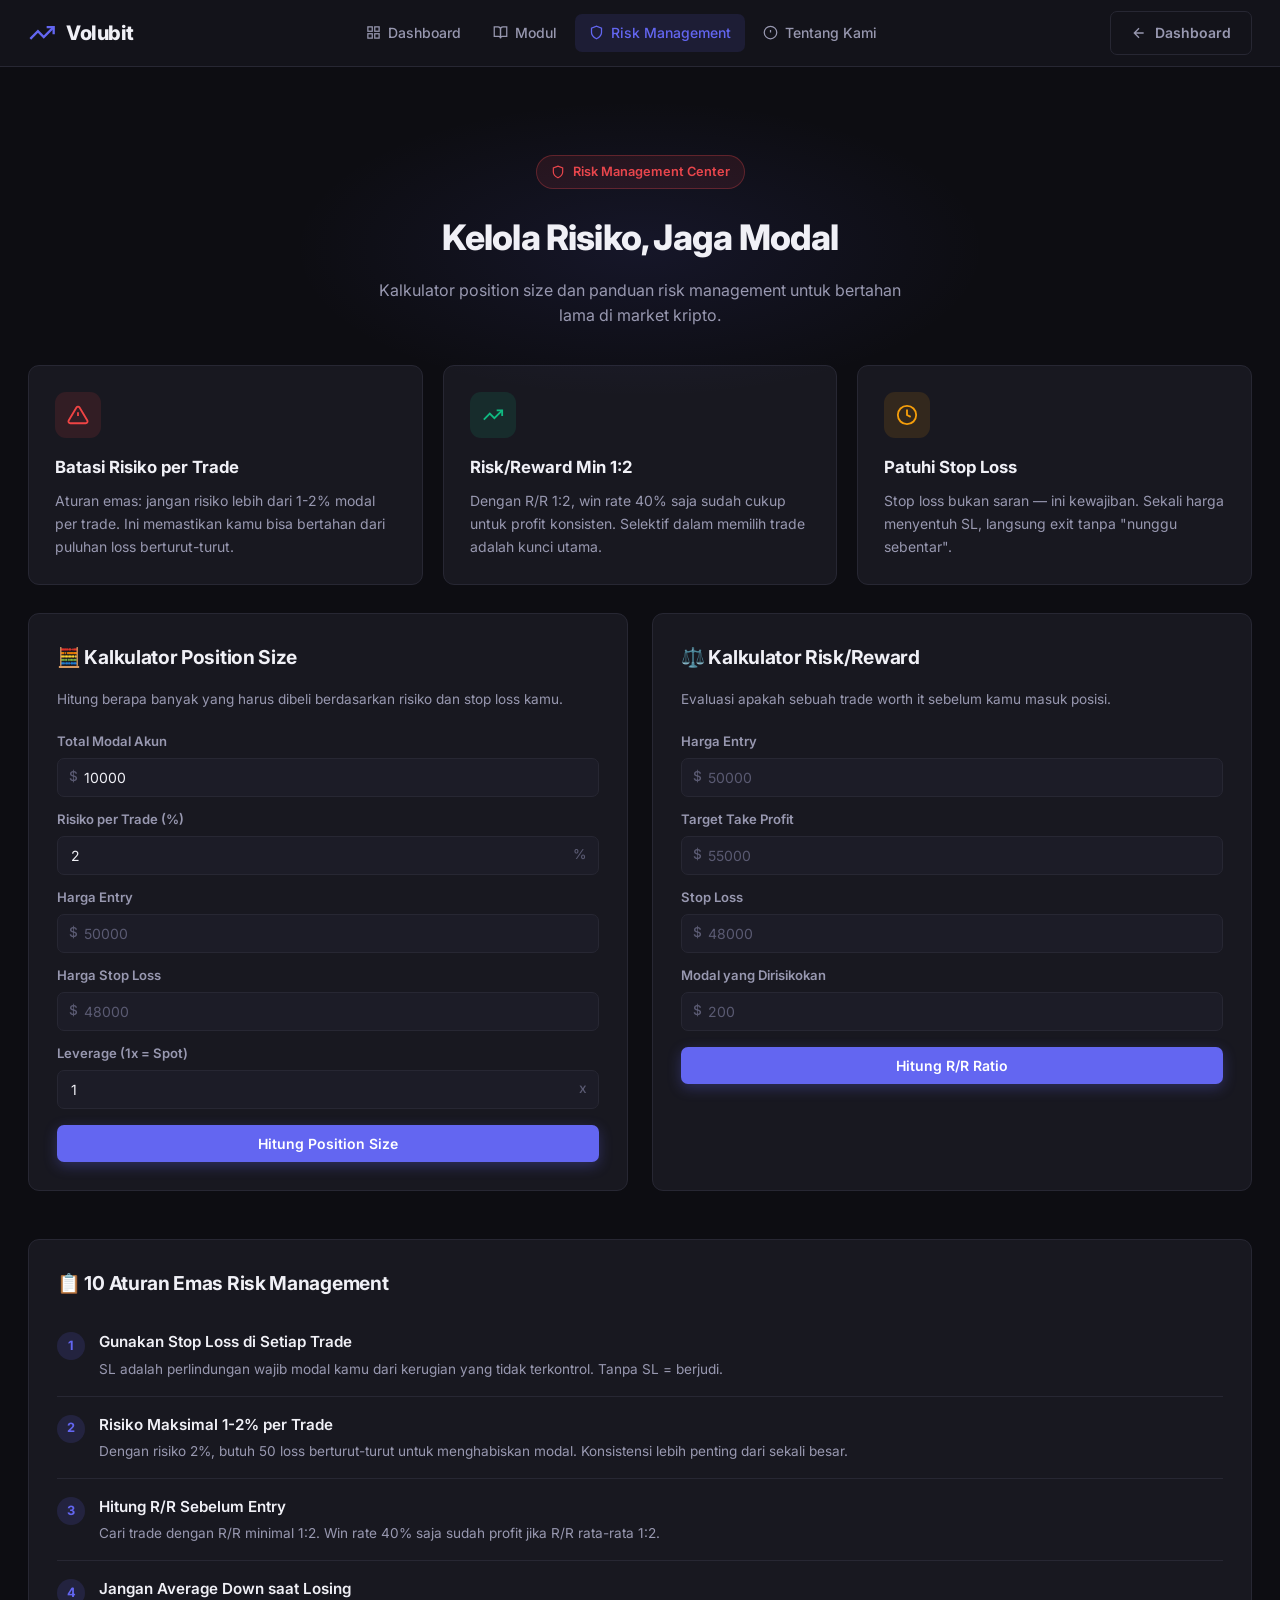
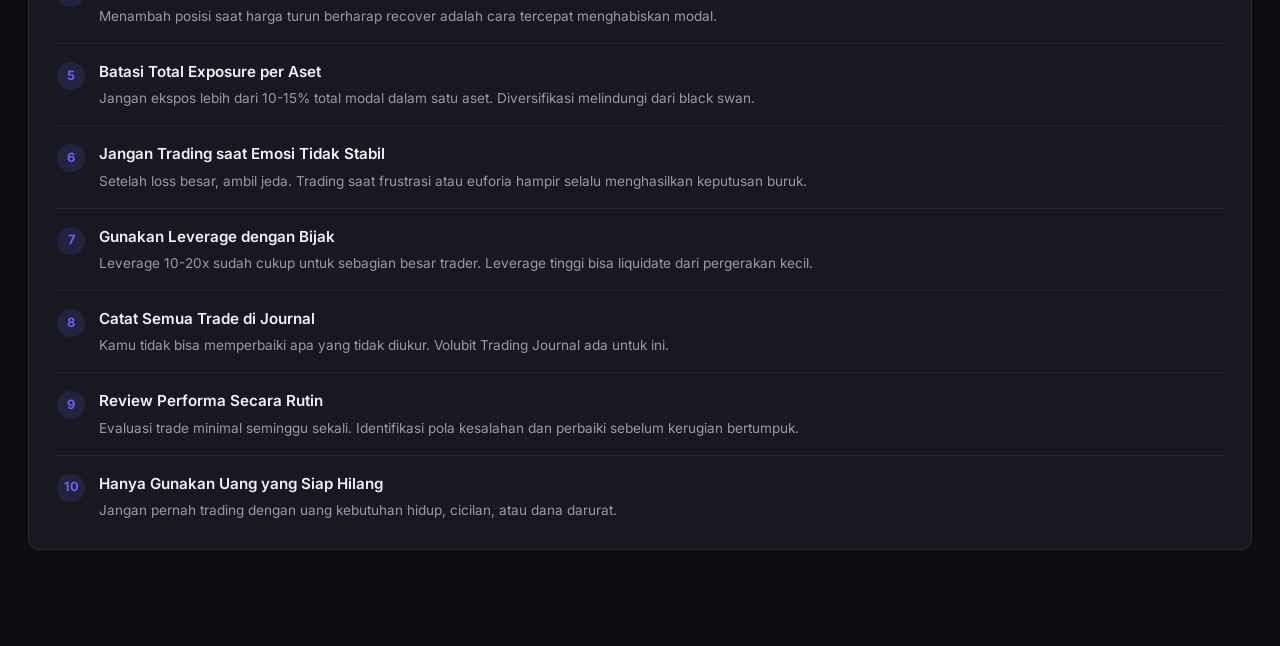
<file: risk-management.html>
<!DOCTYPE html>
<html lang="id">

<head>
    <meta charset="UTF-8">
    <meta name="viewport" content="width=device-width, initial-scale=1.0">
    <title>Risk Management - Volubit Trading Journal</title>
    <meta name="description"
        content="Kalkulator position size, risk/reward, dan panduan risk management untuk trader kripto.">
    <link rel="stylesheet" href="styles.css">
    <link rel="preconnect" href="https://fonts.googleapis.com">
    <link rel="preconnect" href="https://fonts.gstatic.com" crossorigin>
    <link href="https://fonts.googleapis.com/css2?family=Inter:wght@300;400;500;600;700;800&display=swap"
        rel="stylesheet">
</head>

<body>
    <header class="header">
        <div class="container header-content">
            <a href="index.html" class="logo">
                <svg class="logo-icon" viewBox="0 0 24 24" fill="none" stroke="currentColor" stroke-width="2">
                    <polyline points="22,7 13.5,15.5 8.5,10.5 2,17"></polyline>
                    <polyline points="16,7 22,7 22,13"></polyline>
                </svg>
                <span>Volubit</span>
            </a>
            <nav class="nav">
                <a href="index.html" class="nav-link"><svg viewBox="0 0 24 24" fill="none" stroke="currentColor"
                        stroke-width="2" width="15" height="15">
                        <rect x="3" y="3" width="7" height="7"></rect>
                        <rect x="14" y="3" width="7" height="7"></rect>
                        <rect x="14" y="14" width="7" height="7"></rect>
                        <rect x="3" y="14" width="7" height="7"></rect>
                    </svg>Dashboard</a>
                <a href="modules.html" class="nav-link"><svg viewBox="0 0 24 24" fill="none" stroke="currentColor"
                        stroke-width="2" width="15" height="15">
                        <path d="M2 3h6a4 4 0 014 4v14a3 3 0 00-3-3H2z"></path>
                        <path d="M22 3h-6a4 4 0 00-4 4v14a3 3 0 013-3h7z"></path>
                    </svg>Modul</a>
                <a href="risk-management.html" class="nav-link active"><svg viewBox="0 0 24 24" fill="none"
                        stroke="currentColor" stroke-width="2" width="15" height="15">
                        <path d="M12 22s8-4 8-10V5l-8-3-8 3v7c0 6 8 10 8 10z"></path>
                    </svg>Risk Management</a>
                <a href="about.html" class="nav-link"><svg viewBox="0 0 24 24" fill="none" stroke="currentColor"
                        stroke-width="2" width="15" height="15">
                        <circle cx="12" cy="12" r="10"></circle>
                        <line x1="12" y1="8" x2="12" y2="12"></line>
                        <line x1="12" y1="16" x2="12.01" y2="16"></line>
                    </svg>Tentang Kami</a>
            </nav>
            <div class="user-menu">
                <a href="index.html" class="btn btn-outline" style="flex-shrink:0;"><svg viewBox="0 0 24 24" fill="none"
                        stroke="currentColor" stroke-width="2" width="15" height="15">
                        <path d="M19 12H5M12 5l-7 7 7 7"></path>
                    </svg>Dashboard</a>
            </div>
        </div>
    </header>

    <main class="main">
        <div class="container">
            <div class="page-hero">
                <div class="hero-badge"
                    style="background:rgba(239,68,68,0.1);border-color:rgba(239,68,68,0.3);color:var(--accent-danger);">
                    <svg viewBox="0 0 24 24" fill="none" stroke="currentColor" stroke-width="2" width="14" height="14">
                        <path d="M12 22s8-4 8-10V5l-8-3-8 3v7c0 6 8 10 8 10z"></path>
                    </svg>
                    Risk Management Center
                </div>
                <h1>Kelola Risiko, Jaga Modal</h1>
                <p>Kalkulator position size dan panduan risk management untuk bertahan lama di market kripto.</p>
            </div>

            <div class="cards-grid-3" style="margin-bottom:28px;">
                <div class="info-card">
                    <div class="info-card-icon" style="background:rgba(239,68,68,0.12);">
                        <svg viewBox="0 0 24 24" fill="none" stroke="var(--accent-danger)" stroke-width="2" width="22"
                            height="22">
                            <path
                                d="M10.29 3.86L1.82 18a2 2 0 001.71 3h16.94a2 2 0 001.71-3L13.71 3.86a2 2 0 00-3.42 0z">
                            </path>
                            <line x1="12" y1="9" x2="12" y2="13"></line>
                        </svg>
                    </div>
                    <h3>Batasi Risiko per Trade</h3>
                    <p>Aturan emas: jangan risiko lebih dari 1-2% modal per trade. Ini memastikan kamu bisa bertahan
                        dari puluhan loss berturut-turut.</p>
                </div>
                <div class="info-card">
                    <div class="info-card-icon" style="background:rgba(16,185,129,0.12);">
                        <svg viewBox="0 0 24 24" fill="none" stroke="var(--accent-success)" stroke-width="2" width="22"
                            height="22">
                            <polyline points="22,7 13.5,15.5 8.5,10.5 2,17"></polyline>
                            <polyline points="16,7 22,7 22,13"></polyline>
                        </svg>
                    </div>
                    <h3>Risk/Reward Min 1:2</h3>
                    <p>Dengan R/R 1:2, win rate 40% saja sudah cukup untuk profit konsisten. Selektif dalam memilih
                        trade adalah kunci utama.</p>
                </div>
                <div class="info-card">
                    <div class="info-card-icon" style="background:rgba(245,158,11,0.12);">
                        <svg viewBox="0 0 24 24" fill="none" stroke="var(--accent-warning)" stroke-width="2" width="22"
                            height="22">
                            <circle cx="12" cy="12" r="10"></circle>
                            <polyline points="12,6 12,12 16,14"></polyline>
                        </svg>
                    </div>
                    <h3>Patuhi Stop Loss</h3>
                    <p>Stop loss bukan saran — ini kewajiban. Sekali harga menyentuh SL, langsung exit tanpa "nunggu
                        sebentar".</p>
                </div>
            </div>

            <div style="display:grid;grid-template-columns:1fr 1fr;gap:24px;margin-bottom:24px;">
                <!-- Position Size Calculator -->
                <div class="section-block">
                    <h2>🧮 Kalkulator Position Size</h2>
                    <p style="font-size:0.85rem;color:var(--text-secondary);margin-bottom:20px;">Hitung berapa banyak
                        yang harus dibeli berdasarkan risiko dan stop loss kamu.</p>
                    <div class="form-group" style="margin-bottom:12px;">
                        <label>Total Modal Akun</label>
                        <div class="input-with-prefix"><span class="input-prefix">$</span><input type="number"
                                id="accountSize" placeholder="10000" value="10000"></div>
                    </div>
                    <div class="form-group" style="margin-bottom:12px;">
                        <label>Risiko per Trade (%)</label>
                        <div class="input-with-suffix"><input type="number" id="riskPercent" placeholder="2" value="2"
                                min="0" max="100"><span class="input-suffix">%</span></div>
                    </div>
                    <div class="form-group" style="margin-bottom:12px;">
                        <label>Harga Entry</label>
                        <div class="input-with-prefix"><span class="input-prefix">$</span><input type="number"
                                id="calcEntry" placeholder="50000"></div>
                    </div>
                    <div class="form-group" style="margin-bottom:12px;">
                        <label>Harga Stop Loss</label>
                        <div class="input-with-prefix"><span class="input-prefix">$</span><input type="number"
                                id="calcSL" placeholder="48000"></div>
                    </div>
                    <div class="form-group" style="margin-bottom:16px;">
                        <label>Leverage (1x = Spot)</label>
                        <div class="input-with-suffix"><input type="number" id="calcLeverage" placeholder="1" value="1"
                                min="1" max="125"><span class="input-suffix">x</span></div>
                    </div>
                    <button class="btn btn-primary" onclick="calcPositionSize()"
                        style="width:100%;justify-content:center;">Hitung Position Size</button>
                    <div class="risk-result" id="calcResult" style="display:none;">
                        <div class="risk-result-title">Hasil Kalkulasi</div>
                        <div class="risk-result-grid">
                            <div>
                                <div class="risk-result-label">Risiko ($)</div>
                                <div class="risk-result-value" id="resDollarRisk" style="color:var(--accent-danger)">—
                                </div>
                            </div>
                            <div>
                                <div class="risk-result-label">Qty (unit)</div>
                                <div class="risk-result-value" id="resQty" style="color:var(--accent-primary)">—</div>
                            </div>
                            <div>
                                <div class="risk-result-label">Nilai Posisi</div>
                                <div class="risk-result-value" id="resTotal" style="color:var(--accent-success)">—</div>
                            </div>
                        </div>
                    </div>
                </div>

                <!-- RR Calculator -->
                <div class="section-block">
                    <h2>⚖️ Kalkulator Risk/Reward</h2>
                    <p style="font-size:0.85rem;color:var(--text-secondary);margin-bottom:20px;">Evaluasi apakah sebuah
                        trade worth it sebelum kamu masuk posisi.</p>
                    <div class="form-group" style="margin-bottom:12px;">
                        <label>Harga Entry</label>
                        <div class="input-with-prefix"><span class="input-prefix">$</span><input type="number"
                                id="rrEntry" placeholder="50000"></div>
                    </div>
                    <div class="form-group" style="margin-bottom:12px;">
                        <label>Target Take Profit</label>
                        <div class="input-with-prefix"><span class="input-prefix">$</span><input type="number" id="rrTP"
                                placeholder="55000"></div>
                    </div>
                    <div class="form-group" style="margin-bottom:12px;">
                        <label>Stop Loss</label>
                        <div class="input-with-prefix"><span class="input-prefix">$</span><input type="number" id="rrSL"
                                placeholder="48000"></div>
                    </div>
                    <div class="form-group" style="margin-bottom:16px;">
                        <label>Modal yang Dirisikokan</label>
                        <div class="input-with-prefix"><span class="input-prefix">$</span><input type="number"
                                id="rrCapital" placeholder="200"></div>
                    </div>
                    <button class="btn btn-primary" onclick="calcRR()" style="width:100%;justify-content:center;">Hitung
                        R/R Ratio</button>
                    <div class="risk-result" id="rrResult" style="display:none;">
                        <div class="risk-result-title">Hasil Kalkulasi</div>
                        <div class="risk-result-grid">
                            <div>
                                <div class="risk-result-label">R/R Ratio</div>
                                <div class="risk-result-value" id="rrRatio" style="color:var(--accent-primary)">—</div>
                            </div>
                            <div>
                                <div class="risk-result-label">Potensi Profit</div>
                                <div class="risk-result-value" id="rrProfit" style="color:var(--accent-success)">—</div>
                            </div>
                            <div>
                                <div class="risk-result-label">Max Loss</div>
                                <div class="risk-result-value" id="rrLoss" style="color:var(--accent-danger)">—</div>
                            </div>
                        </div>
                        <div id="rrVerdict"
                            style="margin-top:12px;padding:10px;border-radius:var(--radius-sm);font-size:0.85rem;font-weight:600;">
                        </div>
                    </div>
                </div>
            </div>

            <!-- 10 Rules -->
            <div class="section-block">
                <h2>📋 10 Aturan Emas Risk Management</h2>
                <div class="rule-item">
                    <div class="rule-num">1</div>
                    <div class="rule-content">
                        <h4>Gunakan Stop Loss di Setiap Trade</h4>
                        <p>SL adalah perlindungan wajib modal kamu dari kerugian yang tidak terkontrol. Tanpa SL =
                            berjudi.</p>
                    </div>
                </div>
                <div class="rule-item">
                    <div class="rule-num">2</div>
                    <div class="rule-content">
                        <h4>Risiko Maksimal 1-2% per Trade</h4>
                        <p>Dengan risiko 2%, butuh 50 loss berturut-turut untuk menghabiskan modal. Konsistensi lebih
                            penting dari sekali besar.</p>
                    </div>
                </div>
                <div class="rule-item">
                    <div class="rule-num">3</div>
                    <div class="rule-content">
                        <h4>Hitung R/R Sebelum Entry</h4>
                        <p>Cari trade dengan R/R minimal 1:2. Win rate 40% saja sudah profit jika R/R rata-rata 1:2.</p>
                    </div>
                </div>
                <div class="rule-item">
                    <div class="rule-num">4</div>
                    <div class="rule-content">
                        <h4>Jangan Average Down saat Losing</h4>
                        <p>Menambah posisi saat harga turun berharap recover adalah cara tercepat menghabiskan modal.
                        </p>
                    </div>
                </div>
                <div class="rule-item">
                    <div class="rule-num">5</div>
                    <div class="rule-content">
                        <h4>Batasi Total Exposure per Aset</h4>
                        <p>Jangan ekspos lebih dari 10-15% total modal dalam satu aset. Diversifikasi melindungi dari
                            black swan.</p>
                    </div>
                </div>
                <div class="rule-item">
                    <div class="rule-num">6</div>
                    <div class="rule-content">
                        <h4>Jangan Trading saat Emosi Tidak Stabil</h4>
                        <p>Setelah loss besar, ambil jeda. Trading saat frustrasi atau euforia hampir selalu
                            menghasilkan keputusan buruk.</p>
                    </div>
                </div>
                <div class="rule-item">
                    <div class="rule-num">7</div>
                    <div class="rule-content">
                        <h4>Gunakan Leverage dengan Bijak</h4>
                        <p>Leverage 10-20x sudah cukup untuk sebagian besar trader. Leverage tinggi bisa liquidate dari
                            pergerakan kecil.</p>
                    </div>
                </div>
                <div class="rule-item">
                    <div class="rule-num">8</div>
                    <div class="rule-content">
                        <h4>Catat Semua Trade di Journal</h4>
                        <p>Kamu tidak bisa memperbaiki apa yang tidak diukur. Volubit Trading Journal ada untuk ini.</p>
                    </div>
                </div>
                <div class="rule-item">
                    <div class="rule-num">9</div>
                    <div class="rule-content">
                        <h4>Review Performa Secara Rutin</h4>
                        <p>Evaluasi trade minimal seminggu sekali. Identifikasi pola kesalahan dan perbaiki sebelum
                            kerugian bertumpuk.</p>
                    </div>
                </div>
                <div class="rule-item">
                    <div class="rule-num">10</div>
                    <div class="rule-content">
                        <h4>Hanya Gunakan Uang yang Siap Hilang</h4>
                        <p>Jangan pernah trading dengan uang kebutuhan hidup, cicilan, atau dana darurat.</p>
                    </div>
                </div>
            </div>
        </div>
    </main>

    <script>
        function fmtNum(n) { return parseFloat(n).toLocaleString('en-US', { minimumFractionDigits: 2, maximumFractionDigits: 2 }); }
        function calcPositionSize() {
            var acc = parseFloat(document.getElementById('accountSize').value);
            var risk = parseFloat(document.getElementById('riskPercent').value) / 100;
            var entry = parseFloat(document.getElementById('calcEntry').value);
            var sl = parseFloat(document.getElementById('calcSL').value);
            var lev = parseFloat(document.getElementById('calcLeverage').value) || 1;
            if (!acc || !risk || !entry || !sl) { alert('Isi semua field!'); return; }
            if (entry === sl) { alert('Entry dan SL tidak boleh sama!'); return; }
            var dollarRisk = acc * risk;
            var slDist = Math.abs(entry - sl);
            var qty = dollarRisk / slDist;
            var posVal = (qty * entry) / lev;
            document.getElementById('resDollarRisk').textContent = '$' + fmtNum(dollarRisk);
            document.getElementById('resQty').textContent = qty.toFixed(6) + ' unit';
            document.getElementById('resTotal').textContent = '$' + fmtNum(posVal);
            document.getElementById('calcResult').style.display = 'block';
        }
        function calcRR() {
            var entry = parseFloat(document.getElementById('rrEntry').value);
            var tp = parseFloat(document.getElementById('rrTP').value);
            var sl = parseFloat(document.getElementById('rrSL').value);
            var cap = parseFloat(document.getElementById('rrCapital').value);
            if (!entry || !tp || !sl) { alert('Isi Entry, TP, dan SL!'); return; }
            if (entry === sl) { alert('Entry dan SL tidak boleh sama!'); return; }
            var reward = Math.abs(tp - entry);
            var risk = Math.abs(entry - sl);
            var ratio = reward / risk;
            var profitDollar = cap ? (cap * ratio) : null;
            document.getElementById('rrRatio').textContent = '1 : ' + ratio.toFixed(2);
            document.getElementById('rrProfit').textContent = profitDollar ? '+$' + fmtNum(profitDollar) : '+' + ((reward / entry) * 100).toFixed(2) + '%';
            document.getElementById('rrLoss').textContent = cap ? '-$' + fmtNum(cap) : '-' + ((risk / entry) * 100).toFixed(2) + '%';
            var v = document.getElementById('rrVerdict');
            if (ratio >= 2) { v.style.background = 'rgba(16,185,129,0.12)'; v.style.color = 'var(--accent-success)'; v.textContent = '✅ Trade ini layak! R/R ' + ratio.toFixed(2) + ':1 melebihi standar minimum 2:1.'; }
            else if (ratio >= 1) { v.style.background = 'rgba(245,158,11,0.12)'; v.style.color = 'var(--accent-warning)'; v.textContent = '⚠️ R/R ' + ratio.toFixed(2) + ':1 kurang ideal. Cari entry yang lebih baik.'; }
            else { v.style.background = 'rgba(239,68,68,0.12)'; v.style.color = 'var(--accent-danger)'; v.textContent = '❌ R/R ' + ratio.toFixed(2) + ':1 terlalu rendah. Skip trade ini!'; }
            document.getElementById('rrResult').style.display = 'block';
        }
    </script>
</body>

</html>
</file>
<file: styles.css>
:root {
    --bg-primary: #0d0d12;
    --bg-secondary: #14141c;
    --bg-tertiary: #1c1c27;
    --bg-card: #181820;
    --border-color: #272733;
    --border-hover: #36364a;
    --text-primary: #f0f0f6;
    --text-secondary: #9898b0;
    --text-muted: #5a5a72;
    --accent-primary: #6366f1;
    --accent-hover: #818cf8;
    --accent-secondary: #8b5cf6;
    --accent-success: #10b981;
    --accent-danger: #ef4444;
    --accent-warning: #f59e0b;
    --accent-info: #06b6d4;
    --shadow-sm: 0 1px 3px rgba(0, 0, 0, 0.4);
    --shadow-md: 0 4px 12px rgba(0, 0, 0, 0.5);
    --shadow-lg: 0 10px 30px rgba(0, 0, 0, 0.6);
    --radius-sm: 7px;
    --radius-md: 11px;
    --radius-lg: 16px;
    --transition: 0.2s ease;
}

* {
    margin: 0;
    padding: 0;
    box-sizing: border-box;
}

body {
    font-family: 'Inter', -apple-system, BlinkMacSystemFont, 'Segoe UI', sans-serif;
    background-color: var(--bg-primary);
    color: var(--text-primary);
    line-height: 1.6;
    min-height: 100vh;
}

.container {
    max-width: 1440px;
    margin: 0 auto;
    padding: 0 28px;
}

/* HEADER */
.header {
    background: rgba(20, 20, 28, 0.96);
    border-bottom: 1px solid var(--border-color);
    position: sticky;
    top: 0;
    z-index: 100;
    backdrop-filter: blur(16px);
}

.header-content {
    display: flex;
    align-items: center;
    justify-content: space-between;
    height: 66px;
    gap: 20px;
}

.logo {
    display: flex;
    align-items: center;
    gap: 10px;
    font-size: 1.25rem;
    font-weight: 800;
    color: var(--text-primary);
    text-decoration: none;
    letter-spacing: -0.5px;
    flex-shrink: 0;
}

.logo-icon {
    width: 28px;
    height: 28px;
    color: var(--accent-primary);
}

/* NAV */
.nav {
    display: flex;
    gap: 4px;
    flex: 1;
    justify-content: center;
}

.nav-link {
    display: flex;
    align-items: center;
    gap: 7px;
    padding: 8px 14px;
    color: var(--text-secondary);
    text-decoration: none;
    font-size: 0.875rem;
    font-weight: 500;
    border-radius: var(--radius-sm);
    transition: all var(--transition);
    white-space: nowrap;
}

.nav-link:hover {
    color: var(--text-primary);
    background: var(--bg-tertiary);
}

.nav-link.active {
    color: var(--accent-primary);
    background: rgba(99, 102, 241, 0.12);
}

/* USER MENU */
.user-menu {
    display: flex;
    align-items: center;
    gap: 12px;
    flex-shrink: 0;
}

.user-avatar {
    width: 36px;
    height: 36px;
    background: linear-gradient(135deg, var(--accent-primary), var(--accent-secondary));
    border-radius: 50%;
    display: flex;
    align-items: center;
    justify-content: center;
    font-weight: 700;
    font-size: 0.85rem;
    color: white;
}

.user-info {
    display: flex;
    flex-direction: column;
    line-height: 1.2;
}

.user-name {
    font-weight: 600;
    font-size: 0.9rem;
    color: var(--text-primary);
}

.user-label {
    font-size: 0.72rem;
    color: var(--text-muted);
}

/* MAIN */
.main {
    padding: 32px 0 72px;
}

.dashboard-header {
    display: flex;
    align-items: flex-end;
    justify-content: space-between;
    margin-bottom: 28px;
    gap: 16px;
}

.dashboard-header h1 {
    font-size: 1.8rem;
    font-weight: 800;
    letter-spacing: -0.5px;
}

.dashboard-subtitle {
    color: var(--text-secondary);
    font-size: 0.9rem;
    margin-top: 4px;
}

/* BUTTONS */
.btn {
    display: inline-flex;
    align-items: center;
    gap: 8px;
    padding: 10px 20px;
    font-size: 0.875rem;
    font-weight: 600;
    font-family: inherit;
    border: none;
    border-radius: var(--radius-sm);
    cursor: pointer;
    transition: all var(--transition);
    text-decoration: none;
    white-space: nowrap;
}

.btn svg {
    width: 16px;
    height: 16px;
    flex-shrink: 0;
}

.btn-primary {
    background: var(--accent-primary);
    color: white;
    box-shadow: 0 4px 14px rgba(99, 102, 241, 0.3);
}

.btn-primary:hover {
    background: var(--accent-hover);
    transform: translateY(-1px);
    box-shadow: 0 6px 20px rgba(99, 102, 241, 0.4);
}

.btn-secondary {
    background: var(--bg-tertiary);
    color: var(--text-primary);
    border: 1px solid var(--border-color);
}

.btn-secondary:hover {
    background: var(--border-color);
}

.btn-outline {
    background: transparent;
    color: var(--text-secondary);
    border: 1px solid var(--border-color);
}

.btn-outline:hover {
    color: var(--text-primary);
    background: var(--bg-tertiary);
    border-color: var(--border-hover);
}

.btn-danger {
    background: var(--accent-danger);
    color: white;
}

.btn-danger:hover {
    background: #dc2626;
}

.btn-icon {
    padding: 7px;
    background: transparent;
    color: var(--text-muted);
    border: none;
    border-radius: var(--radius-sm);
    cursor: pointer;
    transition: all var(--transition);
}

.btn-icon:hover {
    color: var(--text-primary);
    background: var(--bg-tertiary);
}

.btn-icon svg {
    width: 15px;
    height: 15px;
}

/* STATS GRID */
.stats-grid {
    display: grid;
    grid-template-columns: repeat(6, 1fr);
    gap: 16px;
    margin-bottom: 24px;
}

.stat-card {
    background: var(--bg-card);
    border: 1px solid var(--border-color);
    border-radius: var(--radius-md);
    padding: 18px;
    display: flex;
    align-items: flex-start;
    gap: 14px;
    transition: transform var(--transition), box-shadow var(--transition), border-color var(--transition);
}

.stat-card:hover {
    transform: translateY(-2px);
    box-shadow: var(--shadow-md);
    border-color: var(--border-hover);
}

.stat-icon {
    width: 40px;
    height: 40px;
    border-radius: var(--radius-sm);
    display: flex;
    align-items: center;
    justify-content: center;
    flex-shrink: 0;
}

.stat-card--pnl .stat-icon {
    background: rgba(99, 102, 241, 0.15);
    color: var(--accent-primary);
}

.stat-card--winrate .stat-icon {
    background: rgba(16, 185, 129, 0.15);
    color: var(--accent-success);
}

.stat-card--trades .stat-icon {
    background: rgba(6, 182, 212, 0.15);
    color: var(--accent-info);
}

.stat-card--avg .stat-icon {
    background: rgba(245, 158, 11, 0.15);
    color: var(--accent-warning);
}

.stat-card--loss .stat-icon {
    background: rgba(239, 68, 68, 0.15);
    color: var(--accent-danger);
}

.stat-card--rr .stat-icon {
    background: rgba(139, 92, 246, 0.15);
    color: var(--accent-secondary);
}

.stat-icon svg {
    width: 20px;
    height: 20px;
}

.stat-content {
    flex: 1;
    min-width: 0;
}

.stat-label {
    font-size: 0.7rem;
    font-weight: 700;
    color: var(--text-muted);
    text-transform: uppercase;
    letter-spacing: 0.8px;
    margin-bottom: 6px;
}

.stat-value {
    font-size: 1.5rem;
    font-weight: 800;
    letter-spacing: -0.5px;
    line-height: 1;
    margin-bottom: 4px;
    color: var(--text-primary);
}

.stat-change {
    font-size: 0.75rem;
    color: var(--text-muted);
}

.stat-change.positive {
    color: var(--accent-success);
}

.stat-change.negative {
    color: var(--accent-danger);
}

.pnl-positive {
    color: var(--accent-success) !important;
}

.pnl-negative {
    color: var(--accent-danger) !important;
}

.negative {
    color: var(--accent-danger);
}

/* CHARTS */
.charts-grid {
    display: grid;
    grid-template-columns: 1fr 320px;
    gap: 20px;
    margin-bottom: 24px;
}

.chart-section {
    background: var(--bg-card);
    border: 1px solid var(--border-color);
    border-radius: var(--radius-md);
    padding: 22px;
}

.section-header {
    display: flex;
    align-items: center;
    justify-content: space-between;
    margin-bottom: 18px;
    flex-wrap: wrap;
    gap: 8px;
}

.section-header h2 {
    font-size: 1rem;
    font-weight: 700;
    letter-spacing: -0.2px;
}

.chart-legend {
    display: flex;
    align-items: center;
    gap: 8px;
    font-size: 0.8rem;
    color: var(--text-muted);
}

.legend-dot {
    width: 8px;
    height: 8px;
    border-radius: 50%;
    flex-shrink: 0;
}

.chart-container {
    height: 240px;
    position: relative;
}

.chart-container--sm {
    height: 170px;
    position: relative;
}

.winloss-legend {
    display: flex;
    justify-content: space-around;
    margin-top: 16px;
    padding-top: 16px;
    border-top: 1px solid var(--border-color);
}

.wl-item {
    display: flex;
    flex-direction: column;
    align-items: center;
    gap: 4px;
}

.wl-dot {
    width: 10px;
    height: 10px;
    border-radius: 50%;
}

.wl-label {
    font-size: 0.75rem;
    color: var(--text-muted);
}

.wl-val {
    font-size: 1.1rem;
    font-weight: 700;
    color: var(--text-primary);
}

/* TRADES SECTION */
.trades-section {
    background: var(--bg-card);
    border: 1px solid var(--border-color);
    border-radius: var(--radius-md);
    padding: 22px;
}

.filter-group {
    display: flex;
    gap: 8px;
    flex-wrap: wrap;
}

.filter-select {
    padding: 7px 12px;
    background: var(--bg-tertiary);
    border: 1px solid var(--border-color);
    border-radius: var(--radius-sm);
    color: var(--text-primary);
    font-size: 0.82rem;
    font-family: inherit;
    cursor: pointer;
}

.filter-select:focus {
    outline: none;
    border-color: var(--accent-primary);
}

/* TABLE */
.table-container {
    overflow-x: auto;
    border-radius: var(--radius-sm);
}

.trades-table {
    width: 100%;
    border-collapse: collapse;
    min-width: 900px;
}

.trades-table th,
.trades-table td {
    padding: 12px 14px;
    text-align: left;
}

.trades-table th {
    font-size: 0.7rem;
    font-weight: 700;
    color: var(--text-muted);
    text-transform: uppercase;
    letter-spacing: 0.7px;
    background: var(--bg-tertiary);
    border-bottom: 1px solid var(--border-color);
    white-space: nowrap;
}

.trades-table th:first-child {
    border-radius: var(--radius-sm) 0 0 var(--radius-sm);
}

.trades-table th:last-child {
    border-radius: 0 var(--radius-sm) var(--radius-sm) 0;
}

.trades-table td {
    font-size: 0.875rem;
    color: var(--text-primary);
    border-bottom: 1px solid rgba(39, 39, 51, 0.5);
}

.trades-table tbody tr {
    transition: background var(--transition);
}

.trades-table tbody tr:hover {
    background: rgba(99, 102, 241, 0.04);
}

.trades-table tbody tr:last-child td {
    border-bottom: none;
}

.type-long {
    color: var(--accent-success);
    font-weight: 600;
}

.type-short {
    color: var(--accent-danger);
    font-weight: 600;
}

.badge {
    display: inline-flex;
    align-items: center;
    padding: 2px 8px;
    border-radius: 99px;
    font-size: 0.7rem;
    font-weight: 600;
    text-transform: uppercase;
    letter-spacing: 0.4px;
}

.badge-spot {
    background: rgba(6, 182, 212, 0.15);
    color: var(--accent-info);
}

.badge-futures {
    background: rgba(139, 92, 246, 0.15);
    color: var(--accent-secondary);
}

.badge-open {
    background: rgba(245, 158, 11, 0.15);
    color: var(--accent-warning);
}

.badge-closed {
    background: rgba(16, 185, 129, 0.12);
    color: var(--accent-success);
}

.badge-partial {
    background: rgba(99, 102, 241, 0.12);
    color: var(--accent-primary);
}

.action-buttons {
    display: flex;
    gap: 4px;
}

/* EMPTY STATE */
.empty-state {
    display: none;
    flex-direction: column;
    align-items: center;
    justify-content: center;
    padding: 60px 20px;
    text-align: center;
}

.empty-state svg {
    width: 56px;
    height: 56px;
    color: var(--text-muted);
    margin-bottom: 16px;
}

.empty-state h3 {
    font-size: 1.1rem;
    font-weight: 600;
    margin-bottom: 6px;
}

.empty-state p {
    color: var(--text-secondary);
    font-size: 0.9rem;
}

.empty-state.active {
    display: flex;
}

/* MODAL */
.modal {
    display: none;
    position: fixed;
    top: 0;
    left: 0;
    width: 100%;
    height: 100%;
    z-index: 200;
    align-items: center;
    justify-content: center;
    padding: 16px;
}

.modal.active {
    display: flex;
}

.modal-backdrop {
    position: absolute;
    top: 0;
    left: 0;
    width: 100%;
    height: 100%;
    background: rgba(0, 0, 0, 0.75);
    backdrop-filter: blur(6px);
}

.modal-content {
    position: relative;
    background: var(--bg-secondary);
    border: 1px solid var(--border-color);
    border-radius: var(--radius-lg);
    width: 100%;
    max-width: 580px;
    max-height: 92vh;
    overflow-y: auto;
    box-shadow: var(--shadow-lg), 0 0 40px rgba(99, 102, 241, 0.1);
    animation: modalIn 0.22s ease;
}

.modal-content--lg {
    max-width: 740px;
}

.modal-content::-webkit-scrollbar {
    width: 5px;
}

.modal-content::-webkit-scrollbar-thumb {
    background: var(--border-color);
    border-radius: 99px;
}

@keyframes modalIn {
    from {
        opacity: 0;
        transform: translateY(-14px) scale(0.98);
    }

    to {
        opacity: 1;
        transform: none;
    }
}

.modal-header {
    display: flex;
    align-items: flex-start;
    justify-content: space-between;
    padding: 22px 26px;
    border-bottom: 1px solid var(--border-color);
    gap: 12px;
}

.modal-header h2 {
    font-size: 1.2rem;
    font-weight: 700;
    letter-spacing: -0.3px;
}

.modal-subtitle {
    font-size: 0.82rem;
    color: var(--text-muted);
    margin-top: 3px;
}

.modal-close {
    padding: 7px;
    background: transparent;
    border: none;
    color: var(--text-muted);
    cursor: pointer;
    border-radius: var(--radius-sm);
    transition: all var(--transition);
    flex-shrink: 0;
}

.modal-close:hover {
    color: var(--text-primary);
    background: var(--bg-tertiary);
}

.modal-close svg {
    width: 20px;
    height: 20px;
    display: block;
}

/* FORM */
#tradeForm {
    padding: 0;
}

.form-section {
    padding: 20px 26px;
    border-bottom: 1px solid var(--border-color);
}

.form-section:last-of-type {
    border-bottom: none;
}

.form-section-title {
    display: flex;
    align-items: center;
    gap: 8px;
    font-size: 0.78rem;
    font-weight: 700;
    text-transform: uppercase;
    letter-spacing: 0.8px;
    color: var(--accent-primary);
    margin-bottom: 16px;
}

.form-row {
    display: grid;
    gap: 14px;
    margin-bottom: 14px;
}

.form-row:last-child {
    margin-bottom: 0;
}

.form-row--2 {
    grid-template-columns: 1fr 1fr;
}

.form-row--3 {
    grid-template-columns: 1fr 1fr 1fr;
}

.form-group {
    display: flex;
    flex-direction: column;
    gap: 6px;
}

.form-group label {
    font-size: 0.82rem;
    font-weight: 600;
    color: var(--text-secondary);
}

.required {
    color: var(--accent-primary);
}

.form-group input,
.form-group select,
.form-textarea {
    padding: 10px 13px;
    background: var(--bg-tertiary);
    border: 1px solid var(--border-color);
    border-radius: var(--radius-sm);
    color: var(--text-primary);
    font-size: 0.875rem;
    font-family: inherit;
    transition: border-color var(--transition), box-shadow var(--transition);
    width: 100%;
}

.form-group input:focus,
.form-group select:focus,
.form-textarea:focus {
    outline: none;
    border-color: var(--accent-primary);
    box-shadow: 0 0 0 3px rgba(99, 102, 241, 0.12);
}

.form-group input::placeholder,
.form-textarea::placeholder {
    color: var(--text-muted);
}

.form-group select option {
    background: var(--bg-tertiary);
}

.form-textarea {
    resize: vertical;
    min-height: 80px;
    line-height: 1.5;
}

.input-with-prefix,
.input-with-suffix {
    position: relative;
    display: flex;
    align-items: center;
}

.input-prefix,
.input-suffix {
    position: absolute;
    font-size: 0.85rem;
    color: var(--text-muted);
    font-weight: 500;
    pointer-events: none;
}

.input-prefix {
    left: 12px;
}

.input-suffix {
    right: 12px;
}

.input-with-prefix input {
    padding-left: 26px;
}

.input-with-suffix input {
    padding-right: 28px;
}

.input-with-prefix input,
.input-with-suffix input {
    width: 100%;
}

.radio-group {
    display: flex;
    gap: 8px;
}

.radio-label {
    flex: 1;
    cursor: pointer;
}

.radio-label input[type="radio"] {
    display: none;
}

.radio-custom {
    display: flex;
    align-items: center;
    justify-content: center;
    padding: 10px;
    border: 1.5px solid var(--border-color);
    border-radius: var(--radius-sm);
    font-size: 0.875rem;
    font-weight: 600;
    text-align: center;
    transition: all var(--transition);
    background: var(--bg-tertiary);
    color: var(--text-secondary);
    width: 100%;
}

.radio-label input[type="radio"]:checked+.radio-long {
    background: rgba(16, 185, 129, 0.15);
    border-color: var(--accent-success);
    color: var(--accent-success);
}

.radio-label input[type="radio"]:checked+.radio-short {
    background: rgba(239, 68, 68, 0.15);
    border-color: var(--accent-danger);
    color: var(--accent-danger);
}

.form-actions {
    display: flex;
    justify-content: flex-end;
    gap: 10px;
    padding: 18px 26px;
    border-top: 1px solid var(--border-color);
    background: var(--bg-primary);
    border-radius: 0 0 var(--radius-lg) var(--radius-lg);
    position: sticky;
    bottom: 0;
}

/* DETAIL MODAL */
.detail-grid {
    display: grid;
    grid-template-columns: 1fr 1fr;
    gap: 16px;
}

.detail-item {
    display: flex;
    flex-direction: column;
    gap: 4px;
}

.detail-label {
    font-size: 0.73rem;
    color: var(--text-muted);
    font-weight: 700;
    text-transform: uppercase;
    letter-spacing: 0.5px;
}

.detail-value {
    font-size: 0.95rem;
    color: var(--text-primary);
    font-weight: 500;
}

.detail-section {
    border-top: 1px solid var(--border-color);
    padding-top: 16px;
    margin-top: 16px;
}

.detail-section-title {
    font-size: 0.78rem;
    font-weight: 700;
    color: var(--accent-primary);
    text-transform: uppercase;
    letter-spacing: 0.6px;
    margin-bottom: 12px;
}

.detail-textarea {
    font-size: 0.88rem;
    color: var(--text-secondary);
    line-height: 1.6;
    white-space: pre-wrap;
}

/* PAGE HERO */
.page-hero {
    padding: 56px 0 36px;
    text-align: center;
    position: relative;
}

.page-hero::before {
    content: '';
    position: absolute;
    top: 0;
    left: 50%;
    transform: translateX(-50%);
    width: 700px;
    height: 300px;
    background: radial-gradient(ellipse, rgba(99, 102, 241, 0.1) 0%, transparent 70%);
    pointer-events: none;
}

.page-hero h1 {
    font-size: 2.2rem;
    font-weight: 800;
    letter-spacing: -0.8px;
    margin-bottom: 12px;
    position: relative;
}

.page-hero p {
    font-size: 1rem;
    color: var(--text-secondary);
    max-width: 560px;
    margin: 0 auto;
    position: relative;
}

.hero-badge {
    display: inline-flex;
    align-items: center;
    gap: 8px;
    padding: 6px 14px;
    background: rgba(99, 102, 241, 0.12);
    border: 1px solid rgba(99, 102, 241, 0.3);
    border-radius: 99px;
    font-size: 0.8rem;
    color: var(--accent-primary);
    font-weight: 600;
    margin-bottom: 20px;
}

.cards-grid-3 {
    display: grid;
    grid-template-columns: repeat(3, 1fr);
    gap: 20px;
    margin-bottom: 28px;
}

.cards-grid-2 {
    display: grid;
    grid-template-columns: repeat(2, 1fr);
    gap: 20px;
    margin-bottom: 28px;
}

.info-card {
    background: var(--bg-card);
    border: 1px solid var(--border-color);
    border-radius: var(--radius-md);
    padding: 26px;
    transition: transform var(--transition), border-color var(--transition);
}

.info-card:hover {
    transform: translateY(-3px);
    border-color: var(--border-hover);
}

.info-card-icon {
    width: 46px;
    height: 46px;
    border-radius: var(--radius-md);
    display: flex;
    align-items: center;
    justify-content: center;
    margin-bottom: 16px;
}

.info-card h3 {
    font-size: 1.05rem;
    font-weight: 700;
    margin-bottom: 8px;
}

.info-card p {
    font-size: 0.875rem;
    color: var(--text-secondary);
    line-height: 1.65;
}

.section-block {
    background: var(--bg-card);
    border: 1px solid var(--border-color);
    border-radius: var(--radius-md);
    padding: 28px;
    margin-bottom: 24px;
}

.section-block h2 {
    font-size: 1.2rem;
    font-weight: 700;
    margin-bottom: 16px;
    letter-spacing: -0.3px;
}

/* RISK */
.risk-result {
    background: var(--bg-tertiary);
    border: 1px solid var(--border-color);
    border-radius: var(--radius-md);
    padding: 20px;
    margin-top: 20px;
}

.risk-result-title {
    font-size: 0.78rem;
    font-weight: 700;
    color: var(--text-muted);
    text-transform: uppercase;
    letter-spacing: 0.7px;
    margin-bottom: 14px;
}

.risk-result-grid {
    display: grid;
    grid-template-columns: repeat(3, 1fr);
    gap: 16px;
}

.risk-result-label {
    font-size: 0.75rem;
    color: var(--text-muted);
    margin-bottom: 4px;
}

.risk-result-value {
    font-size: 1.3rem;
    font-weight: 800;
    color: var(--text-primary);
}

.rule-item {
    display: flex;
    gap: 14px;
    padding: 16px 0;
    border-bottom: 1px solid var(--border-color);
}

.rule-item:last-child {
    border-bottom: none;
    padding-bottom: 0;
}

.rule-num {
    width: 28px;
    height: 28px;
    border-radius: 50%;
    background: rgba(99, 102, 241, 0.15);
    color: var(--accent-primary);
    display: flex;
    align-items: center;
    justify-content: center;
    font-size: 0.8rem;
    font-weight: 700;
    flex-shrink: 0;
    margin-top: 2px;
}

.rule-content h4 {
    font-size: 0.95rem;
    font-weight: 600;
    margin-bottom: 4px;
}

.rule-content p {
    font-size: 0.85rem;
    color: var(--text-secondary);
    line-height: 1.55;
}

/* ABOUT */
.team-grid {
    display: grid;
    grid-template-columns: repeat(3, 1fr);
    gap: 20px;
}

.team-card {
    background: var(--bg-card);
    border: 1px solid var(--border-color);
    border-radius: var(--radius-md);
    padding: 28px;
    text-align: center;
}

.team-avatar {
    width: 68px;
    height: 68px;
    border-radius: 50%;
    margin: 0 auto 16px;
    display: flex;
    align-items: center;
    justify-content: center;
    font-size: 1.6rem;
    font-weight: 800;
    color: white;
}

.team-card h3 {
    font-size: 1rem;
    font-weight: 700;
    margin-bottom: 4px;
}

.team-card .team-role {
    font-size: 0.8rem;
    color: var(--accent-primary);
    font-weight: 600;
    margin-bottom: 10px;
}

.team-card p {
    font-size: 0.83rem;
    color: var(--text-secondary);
    line-height: 1.6;
}

.timeline {
    position: relative;
    padding-left: 28px;
}

.timeline::before {
    content: '';
    position: absolute;
    left: 7px;
    top: 0;
    bottom: 0;
    width: 2px;
    background: var(--border-color);
}

.timeline-item {
    position: relative;
    margin-bottom: 24px;
}

.timeline-item:last-child {
    margin-bottom: 0;
}

.timeline-dot {
    position: absolute;
    left: -25px;
    top: 4px;
    width: 14px;
    height: 14px;
    border-radius: 50%;
    background: var(--accent-primary);
    border: 2px solid var(--bg-primary);
}

.timeline-date {
    font-size: 0.75rem;
    color: var(--accent-primary);
    font-weight: 700;
    margin-bottom: 4px;
}

.timeline-title {
    font-size: 0.95rem;
    font-weight: 600;
    margin-bottom: 4px;
}

.timeline-desc {
    font-size: 0.85rem;
    color: var(--text-secondary);
}

/* MODULES */
.module-card {
    background: var(--bg-card);
    border: 1px solid var(--border-color);
    border-radius: var(--radius-md);
    overflow: hidden;
    transition: transform var(--transition), border-color var(--transition);
}

.module-card:hover {
    transform: translateY(-3px);
    border-color: var(--border-hover);
}

.module-card-header {
    padding: 22px 22px 0;
}

.module-card-icon {
    width: 42px;
    height: 42px;
    border-radius: var(--radius-sm);
    display: flex;
    align-items: center;
    justify-content: center;
    margin-bottom: 14px;
}

.module-card-body {
    padding: 0 22px 22px;
}

.module-card h3 {
    font-size: 1rem;
    font-weight: 700;
    margin-bottom: 8px;
}

.module-card p {
    font-size: 0.85rem;
    color: var(--text-secondary);
    line-height: 1.6;
    margin-bottom: 14px;
}

.module-level {
    display: inline-flex;
    align-items: center;
    padding: 3px 10px;
    border-radius: 99px;
    font-size: 0.7rem;
    font-weight: 700;
    text-transform: uppercase;
    letter-spacing: 0.4px;
}

.level-beginner {
    background: rgba(16, 185, 129, 0.12);
    color: var(--accent-success);
}

.level-intermediate {
    background: rgba(245, 158, 11, 0.12);
    color: var(--accent-warning);
}

.level-advanced {
    background: rgba(239, 68, 68, 0.12);
    color: var(--accent-danger);
}

.module-meta {
    display: flex;
    align-items: center;
    gap: 16px;
    font-size: 0.78rem;
    color: var(--text-muted);
    padding-top: 14px;
    border-top: 1px solid var(--border-color);
    margin-top: 14px;
}

/* TOAST */
.toast-container {
    position: fixed;
    bottom: 24px;
    right: 24px;
    z-index: 500;
    display: flex;
    flex-direction: column;
    gap: 10px;
}

.toast {
    display: flex;
    align-items: center;
    gap: 12px;
    padding: 14px 18px;
    background: var(--bg-secondary);
    border: 1px solid var(--border-color);
    border-radius: var(--radius-md);
    box-shadow: var(--shadow-lg);
    font-size: 0.875rem;
    font-weight: 500;
    animation: toastIn 0.25s ease;
    min-width: 280px;
}

@keyframes toastIn {
    from {
        opacity: 0;
        transform: translateX(20px);
    }

    to {
        opacity: 1;
        transform: none;
    }
}

.toast-success {
    border-left: 3px solid var(--accent-success);
}

.toast-error {
    border-left: 3px solid var(--accent-danger);
}

/* RESPONSIVE */
@media (max-width: 1200px) {
    .stats-grid {
        grid-template-columns: repeat(3, 1fr);
    }

    .charts-grid {
        grid-template-columns: 1fr;
    }
}

@media (max-width: 900px) {
    .stats-grid {
        grid-template-columns: repeat(2, 1fr);
    }

    .cards-grid-3 {
        grid-template-columns: 1fr 1fr;
    }

    .team-grid {
        grid-template-columns: 1fr 1fr;
    }
}

@media (max-width: 768px) {
    .container {
        padding: 0 16px;
    }

    .header-content {
        flex-wrap: wrap;
        height: auto;
        padding: 14px 0;
        gap: 12px;
    }

    .nav {
        order: 3;
        width: 100%;
        overflow-x: auto;
        justify-content: flex-start;
        padding-bottom: 4px;
    }

    .nav-link {
        font-size: 0.8rem;
        padding: 6px 10px;
    }

    .dashboard-header {
        flex-direction: column;
        align-items: flex-start;
        gap: 14px;
    }

    .stats-grid {
        grid-template-columns: 1fr 1fr;
    }

    .charts-grid {
        grid-template-columns: 1fr;
    }

    .form-row--3 {
        grid-template-columns: 1fr 1fr;
    }

    .form-row--2 {
        grid-template-columns: 1fr;
    }

    .filter-group {
        flex-wrap: wrap;
    }

    .user-info {
        display: none;
    }

    .cards-grid-3 {
        grid-template-columns: 1fr;
    }

    .cards-grid-2 {
        grid-template-columns: 1fr;
    }

    .team-grid {
        grid-template-columns: 1fr;
    }

    .risk-result-grid {
        grid-template-columns: 1fr 1fr;
    }

    .detail-grid {
        grid-template-columns: 1fr;
    }
}

@media (max-width: 480px) {
    .stats-grid {
        grid-template-columns: 1fr;
    }

    .form-row--3,
    .form-row--2 {
        grid-template-columns: 1fr;
    }

    .stat-value {
        font-size: 1.3rem;
    }
}
</file>
